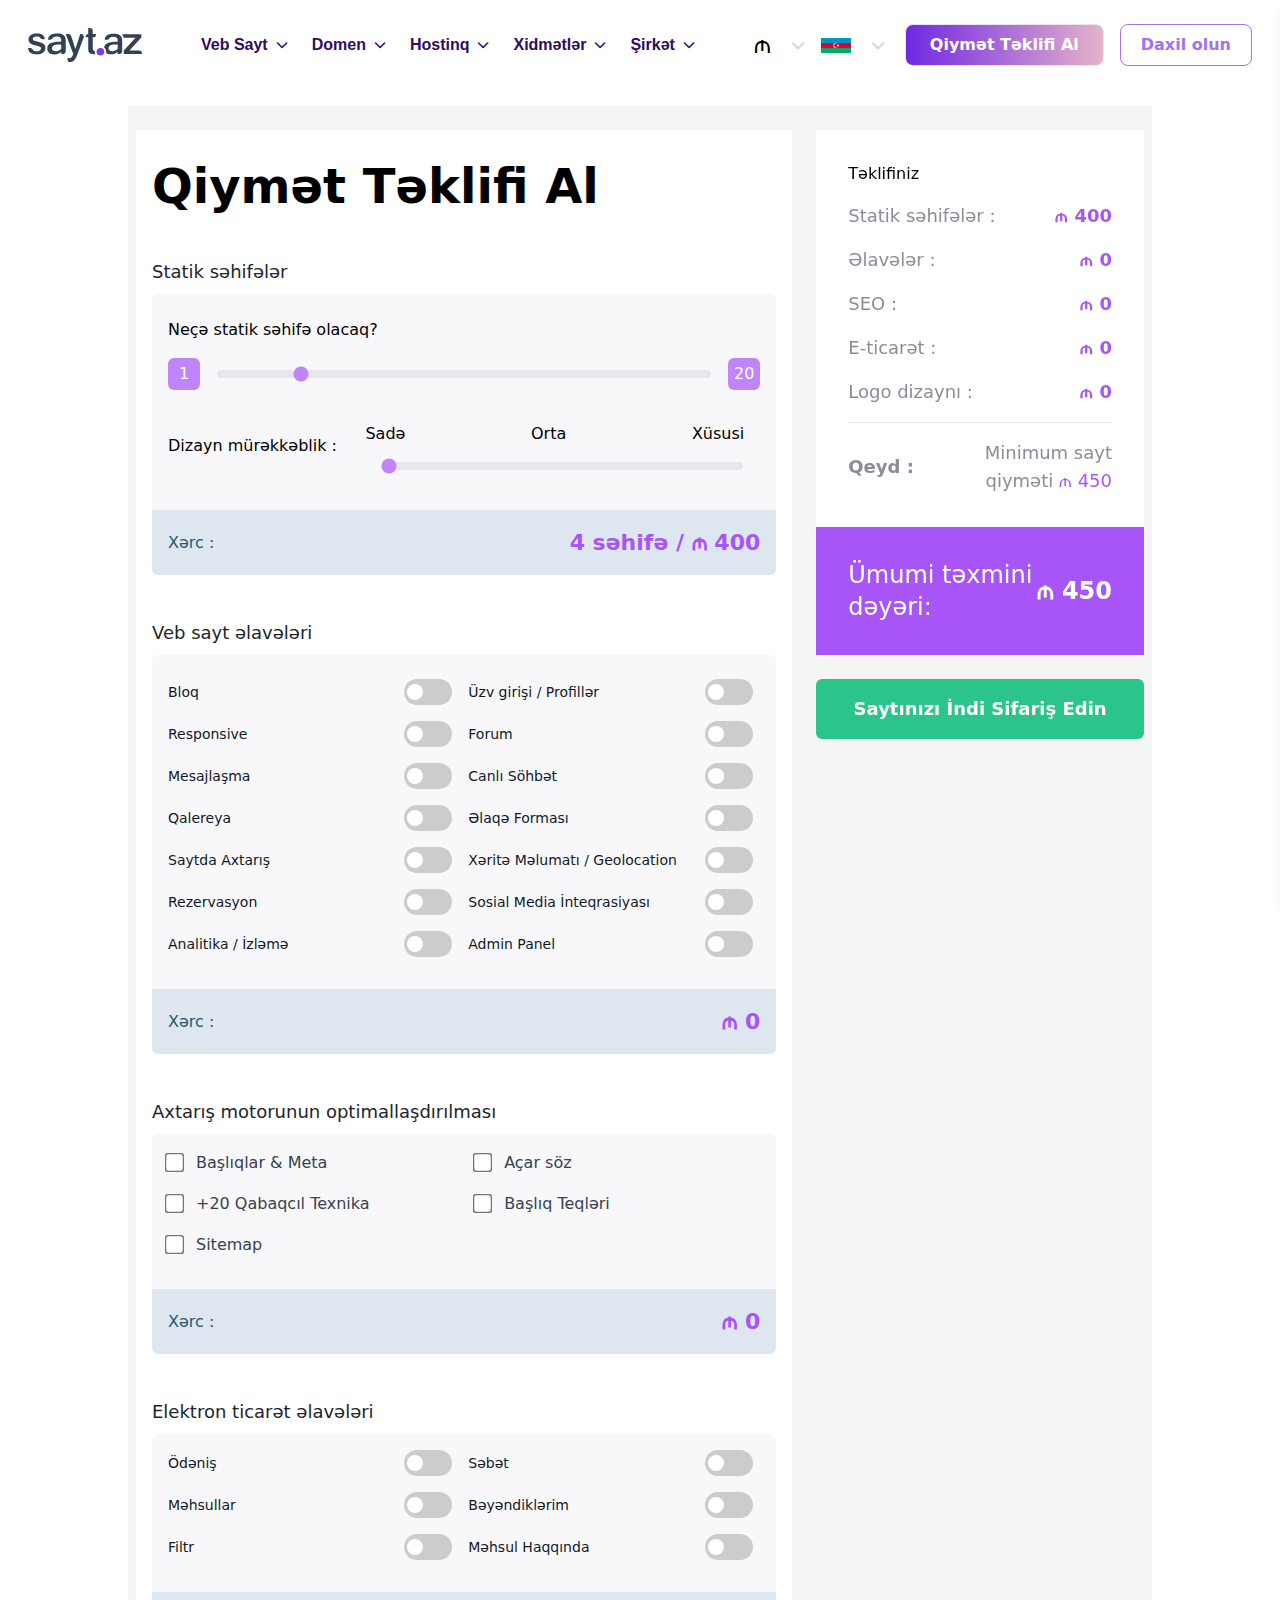
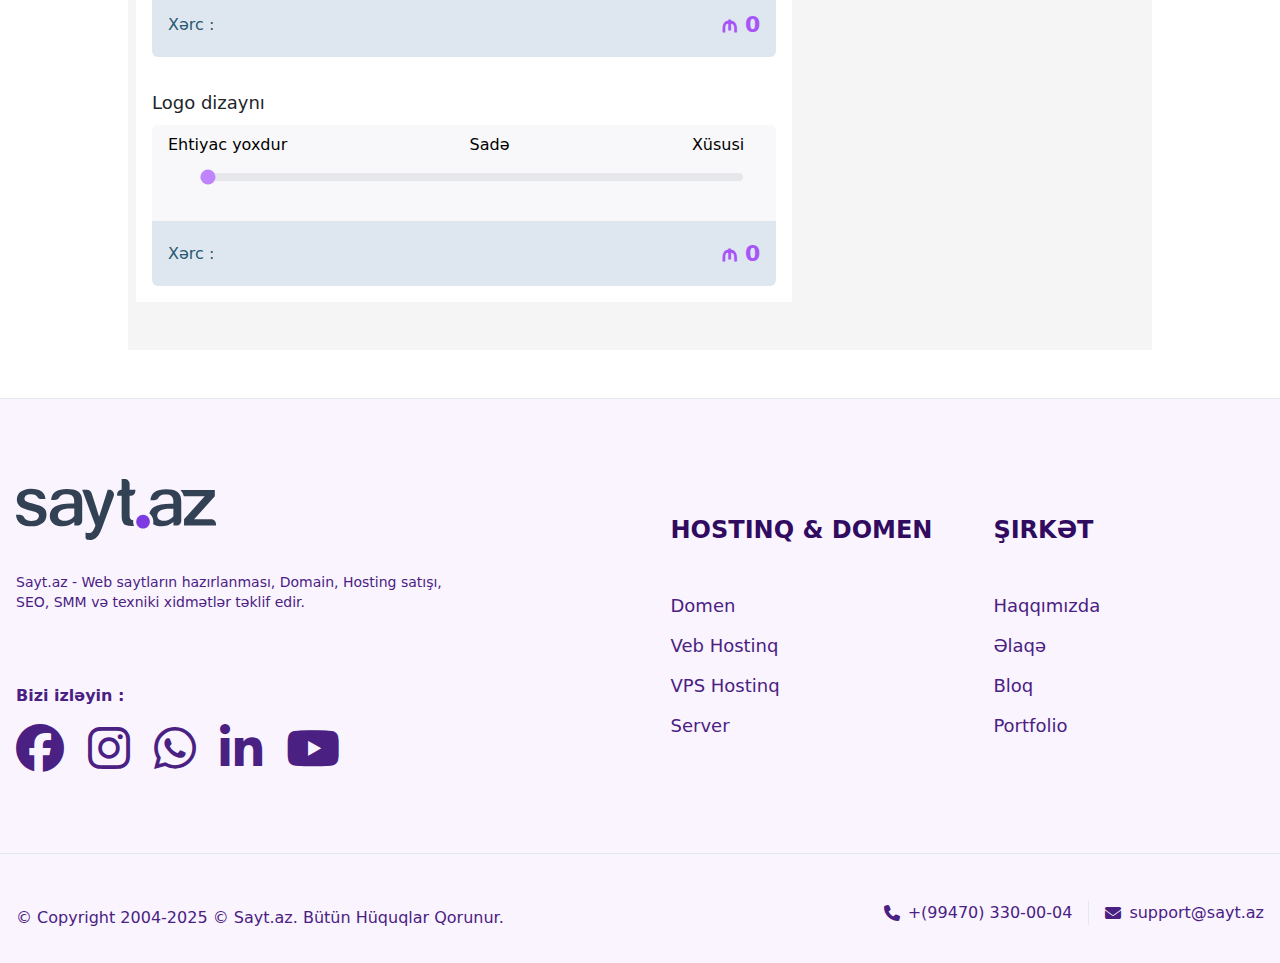
<file: sayt-az-akhmed/calculator.htm>
<!DOCTYPE html>
<html lang="en">

<head>
    <meta charset="UTF-8">
    <meta name="viewport" content="width=device-width, initial-scale=1.0">
    <title>Saytın Qiymətini Hesabla | Sayt Qiymət Kalkulyatoru</title>
    <link rel="shortcun icon" href="img/icon.ico">
    <link rel="stylesheet" href="style/output.css">
    <link rel="stylesheet" href="https://cdnjs.cloudflare.com/ajax/libs/font-awesome/6.7.2/css/all.min.css"
        integrity="sha512-Evv84Mr4kqVGRNSgIGL/F/aIDqQb7xQ2vcrdIwxfjThSH8CSR7PBEakCr51Ck+w+/U6swU2Im1vVX0SVk9ABhg=="
        crossorigin="anonymous" referrerpolicy="no-referrer" />
</head>

<body>
    <header class="bg-white sticky top-0 z-50">
        <nav class="py-[24px] px-[28px] flex justify-between items-center">
            <a href="index.html"><img src="img/saytaz.svg" alt="logo" width="114" height="32"></a>
            <menu id="navbarMenu" class="hidden lg:flex lg:gap-x-6 2xl:gap-x-[60px] items-center">
                <li class="text-[#300B60] font-bold font-manrope text-base cursor-pointer relative">
                    <h2 onclick="showMenu('0')" class="flex items-center hover:text-[#7D3BE2]">
                        <p>Veb Sayt</p>
                        <i class="fa-solid fa-chevron-down text-xs pl-2"></i>
                    </h2>

                    <ul class="hidden">
                        <div class="absolute top-10 left-[-150px] border flex flex-col py-3 rounded-lg min-w-max">
                        </div>
                    </ul>
                </li>
                <li class="text-[#300B60] font-bold font-manrope text-base cursor-pointer relative">
                    <h2 onclick="showMenu('1')" class="flex items-center hover:text-[#7D3BE2]">
                        <p>Domen</p>
                        <i class="fa-solid fa-chevron-down text-xs pl-2"></i>
                    </h2>

                    <ul class="hidden">
                        <div class="absolute top-10 left-[-100px] border flex flex-col py-3 rounded-lg min-w-max">
                        </div>
                    </ul>
                </li>
                <li class="text-[#300B60] font-bold font-manrope text-base cursor-pointer relative">
                    <h2 onclick="showMenu('2')" class="flex items-center hover:text-[#7D3BE2]">
                        <p>Hostinq</p>
                        <i class="fa-solid fa-chevron-down text-xs pl-2"></i>
                    </h2>

                    <ul class="hidden">
                        <div class="absolute top-10 left-[-100px] border flex flex-col py-3 rounded-lg min-w-max">
                        </div>
                    </ul>
                </li>
                <li class="text-[#300B60] font-bold font-manrope text-base cursor-pointer relative">
                    <h2 onclick="showMenu('3')" class="flex items-center hover:text-[#7D3BE2]">
                        <p>Xidmətlər</p>
                        <i class="fa-solid fa-chevron-down text-xs pl-2"></i>
                    </h2>

                    <ul class="hidden">
                        <div class="absolute top-10 left-[-100px] border flex flex-col py-3 rounded-lg min-w-max">
                        </div>
                    </ul>
                </li>
                <li class="text-[#300B60] font-bold font-manrope text-base cursor-pointer relative">
                    <h2 onclick="showMenu('4')" class="flex items-center hover:text-[#7D3BE2]">
                        <p>Şirkət</p>
                        <i class="fa-solid fa-chevron-down text-xs pl-2"></i>
                    </h2>

                    <ul class="hidden">
                        <div class="absolute top-10 left-[-200px] border flex flex-col py-3 rounded-lg min-w-max">
                        </div>
                    </ul>
                </li>
            </menu>
            <div class="flex items-center gap-5">
                <div class="flex items-center gap-4 ml-5 xl:ml-0">
                    <div class="relative currency-container">
                        <div onclick="currencyMenu()" class="flex items-center cursor-pointer">
                            <p id="selectedCurrency" class="text-2xl">₼</p>
                            <i
                                class="fa-solid fa-chevron-down text-sm pl-5 text-gray-300 hover:text-slate-400 transition delay-100 duration-100"></i>
                        </div>
                        <ul id="currencyMenu" class="absolute left-0 mt-2 bg-white border rounded h-16 w-16 hidden">
                            <li onclick="selectCurrency('$')" id="dollar" class="cursor-pointer text-center text-lg">$
                            </li>
                            <li onclick="selectCurrency('₼')" id="manat"
                                class="cursor-pointer mt-[3px] text-center text-lg">₼
                            </li>
                        </ul>
                    </div>
                    <div class="relative language-container">
                        <div onclick="languageMenu()" class="flex items-center cursor-pointer">
                            <img id="selectedLanguage" class="cover" src="img/Flag_of_Azerbaijan.png" alt="flag"
                                width="30" height="40">
                            <i
                                class="fa-solid fa-chevron-down text-sm pl-5 text-gray-300 hover:text-slate-400 transition delay-100 duration-100"></i>
                        </div>
                        <ul id="languageMenu" class="absolute left-0 mt-4 bg-white border rounded h-16 w-16 hidden">
                            <li onclick="selectLanguage('usa')" id="usa"
                                class="cursor-pointer flex items-center justify-center mt-[3px] p-1">
                                <img src="img/usa_flag.webp" alt="flag" width="30" height="40">
                            </li>
                            <li onclick="selectLanguage('az')" id="az"
                                class="cursor-pointer mt-[3px] flex items-center justify-center p-1.5">
                                <img src="img/Flag_of_Azerbaijan.png" alt="flag" width="30" height="40">
                            </li>
                        </ul>
                    </div>
                    <div class="hidden xl:flex pl-1 gap-4">
                        <button id="qiymet"
                            class="border text-white py-2 px-6 rounded-lg text-center font-semibold">Qiymət Təklifi
                            Al</button>
                        <button
                            class="border text-[#A271F2] border-[#A271F2] py-2 px-5 rounded-lg text-center font-semibold">Daxil
                            olun</button>
                    </div>
                </div>
                <div class="xl:hidden">
                    <button onclick="openSidebar()"><i class="fa-solid fa-bars text-lg text-gray-600"></i></button>
                </div>
                <div id="sidebarMenu"
                    class="fixed top-0 right-0 max-w-[400px] w-full h-full bg-white shadow-lg transform translate-x-full transition-transform duration-300 ease-in-out z-50">
                    <button onclick="closeSidebar()" class="absolute top-4 right-4 text-gray-600 text-xl"><i
                            class="fa-solid fa-xmark"></i></button>
                    <menu id="sidebarNavMenu" class="flex flex-col lg:hidden items-start pt-12 px-6 space-y-4">
                        <li class="text-[#300B60] font-bold font-manrope text-base cursor-pointer relative w-full">
                            <h2 onclick="showSidebarMenu('0')"
                                class="flex items-center gap-2 hover:text-[#7D3BE2] py-2">
                                <p>Veb Sayt</p>
                                <i class="fa-solid fa-chevron-down text-xs"></i>
                            </h2>
                            <ul class="hidden w-full">
                                <div class="flex flex-col py-2 w-full">
                                </div>
                            </ul>
                        </li>
                        <li class="text-[#300B60] font-bold font-manrope text-base cursor-pointer relative w-full">
                            <h2 onclick="showSidebarMenu('1')"
                                class="flex items-center gap-2 hover:text-[#7D3BE2] py-2">
                                <p>Domen</p>
                                <i class="fa-solid fa-chevron-down text-xs"></i>
                            </h2>
                            <ul class="hidden w-full">
                                <div class="flex flex-col py-2 w-full">
                                </div>
                            </ul>
                        </li>
                        <li class="text-[#300B60] font-bold font-manrope text-base cursor-pointer relative w-full">
                            <h2 onclick="showSidebarMenu('2')"
                                class="flex items-center gap-2 hover:text-[#7D3BE2] py-2">
                                <p>Hostinq</p>
                                <i class="fa-solid fa-chevron-down text-xs"></i>
                            </h2>
                            <ul class="hidden w-full">
                                <div class="flex flex-col py-2 w-full">
                                </div>
                            </ul>
                        </li>
                        <li class="text-[#300B60] font-bold font-manrope text-base cursor-pointer relative w-full">
                            <h2 onclick="showSidebarMenu('3')"
                                class="flex items-center gap-2 hover:text-[#7D3BE2] py-2">
                                <p>Xidmətlər</p>
                                <i class="fa-solid fa-chevron-down text-xs"></i>
                            </h2>
                            <ul class="hidden w-full">
                                <div class="flex flex-col py-2 w-full">
                                </div>
                            </ul>
                        </li>
                        <li class="text-[#300B60] font-bold font-manrope text-base cursor-pointer relative w-full">
                            <h2 onclick="showSidebarMenu('4')"
                                class="flex items-center gap-2 hover:text-[#7D3BE2] py-2">
                                <p>Şirkət</p>
                                <i class="fa-solid fa-chevron-down text-xs"></i>
                            </h2>
                            <ul class="hidden w-full">
                                <div class="flex flex-col py-2 w-full">
                                </div>
                            </ul>
                        </li>
                    </menu>
                    <div class="mt-8 lg:mt-16 px-6 flex flex-col space-y-3">
                        <button id="qiymet" class="bg-[#A271F2] text-white py-2 px-6 rounded-lg font-semibold">Qiymət
                            Təklifi Al</button>
                        <button class="border border-[#A271F2] text-[#A271F2] py-2 px-5 rounded-lg font-semibold">Daxil
                            olun</button>
                    </div>
                </div>
            </div>
        </nav>
    </header>
    <main class="md:w-4/5 w-full mx-auto mt-4 bg-[#f5f5f5]">
        <div class="flex lmd:flex-row flex-col md:gap-6 gap-2 pb-12 mt-2 px-2 py-6 relative">
            <div class="lmd:w-2/3 w-full bg-white p-4 flex flex-col">
                <h1 class="!text-5xl lmd:text-4xl font-bold mt-4 mb-12">Qiymət Təklifi Al</h1>
                <div>
                    <h3 class="text-[#212529] text-lg font-medium">Statik səhifələr</h3>
                    <div class="bg-[#f8f8fa] mt-2 rounded-md  overflow-hidden flex flex-col gap-4 inps1">
                        <div class="flex flex-col gap-4 mt-4 px-4 py-2">
                            <p>Neçə statik səhifə olacaq?</p>
                            <div class="flex justify-between items-center">
                                <span
                                    class="bg-purple-400 text-white flex xs:w-8 w-6 xs:h-8 h-6 xs:text-base text-sm items-center justify-center rounded-md">1</span>
                                <input type="range"
                                    class="w-10/12 h-2 bg-gray-200 rounded-lg appearance-none cursor-pointer accent-purple-400 outline-none"
                                    min="1" max="20" step="1" value="4" data-price="100" onchange="rangePrice(this)">
                                <span
                                    class="bg-purple-400 text-white flex xs:w-8 w-6 xs:h-8 h-6 xs:text-base text-sm items-center justify-center rounded-md">20</span>
                            </div>
                        </div>
                        <div class="flex xs:flex-row flex-col xs:justify-between xs:items-center gap-x-2 px-4 py-2">
                            <p>Dizayn mürəkkəblik :</p>
                            <div class="flex flex-col justify-center gap-4 xs:w-4/6 w-full xs:mt-0 mt-4">
                                <div
                                    class="flex justify-between items-center text-base xs:gap-x-0 gap-x-4 xs:pr-4 pr-0">
                                    <p>Sadə</p>
                                    <p>Orta</p>
                                    <p>Xüsusi</p>
                                </div>
                                <input type="range"
                                    class="md:ml-4 ml-0 md:w-11/12 w-full h-2 bg-gray-200 rounded-lg appearance-none cursor-pointer accent-purple-400 outline-none"
                                    min="1" max="3" step="1" value="1" onchange="rangePrice()">
                            </div>
                        </div>
                        <div class="flex justify-between items-center mt-4 py-4 px-4 bg-[#4a84bf26]">
                            <h4 class="text-[#285a70]">Xərc :</h4>
                            <h2 class="text-purple-500 sm:text-[22px] font-semibold"> <span id="page">4</span> səhifə /
                                ₼ <span id="pricePage">400</span></h2>
                        </div>
                    </div>
                </div>
                <div class="calcDivs mt-8">
                </div>
                <div class="calcDivs mt-8">
                </div>
                <div class="calcDivs mt-8">
                </div>
                <div>
                    <h3 class="text-[#212529] text-lg font-medium mt-8">Logo dizaynı</h3>
                    <div class="bg-[#f8f8fa] mt-2 rounded-md  overflow-hidden flex flex-col gap-4 inps5">
                        <div class="flex xs:flex-row flex-col xs:justify-between xs:items-center gap-x-2 px-4 py-2">
                            <div class="flex flex-col justify-center gap-4 w-full xs:mt-0 mt-4">
                                <div
                                    class="flex justify-between items-center text-base xs:gap-x-0 gap-x-4 xs:pr-4 pr-0">
                                    <p>Ehtiyac yoxdur</p>
                                    <p>Sadə</p>
                                    <p>Xüsusi</p>
                                </div>
                                <input type="range"
                                    class="lg:ml-8 md:ml-6 ml-0 md:w-11/12 w-full h-2 bg-gray-200 rounded-lg appearance-none cursor-pointer accent-purple-400 outline-none"
                                    min="1" max="3" step="1" value="1" onchange="rangePrice()">
                            </div>
                        </div>
                        <div class="flex justify-between items-center mt-4 py-4 px-4 bg-[#4a84bf26]">
                            <h4 class="text-[#285a70]">Xərc :</h4>
                            <h2 class="text-purple-500 sm:text-[22px] font-semibold">₼ <span id="priceLogo">0</span>
                            </h2>
                        </div>
                    </div>
                </div>
            </div>
            <div class="lmd:w-1/3 w-full h-fit sticky top-0">
                <div class="flex flex-col gap-4 p-8 bg-white">
                    <h4>Təklifiniz</h4>
                    <div class="flex flex-row justify-between items-center">
                        <p class="text-[#8b8b9a] text-lg">Statik səhifələr :</p>
                        <p class="text-purple-500 font-bold text-lg">₼ <span id="pricePage">400</span></p>
                    </div>
                    <div class="flex flex-row justify-between items-center">
                        <p class="text-[#8b8b9a] text-lg">Əlavələr :</p>
                        <p class="text-purple-500 font-bold text-lg">₼ <span id="priceVeb">0</span></p>
                    </div>
                    <div class="flex flex-row justify-between items-center">
                        <p class="text-[#8b8b9a] text-lg">SEO :</p>
                        <p class="text-purple-500 font-bold text-lg">₼ <span id="priceCeo">0</span></p>
                    </div>
                    <div class="flex flex-row justify-between items-center">
                        <p class="text-[#8b8b9a] text-lg">E-ticarət :</p>
                        <p class="text-purple-500 font-bold text-lg">₼ <span id="priceE-Ticaret">0</span></p>
                    </div>
                    <div class="flex flex-row justify-between items-center">
                        <p class="text-[#8b8b9a] text-lg">Logo dizaynı :</p>
                        <p class="text-purple-500 font-bold text-lg">₼ <span id="priceLogo">0</span></p>
                    </div>
                    <hr>
                    <div class="flex flex-row justify-between items-center gap-4 text-[#8b8b9a] text-lg text-right">
                        <p class="font-bold whitespace-nowrap">Qeyd :</p>
                        <p class="text-lg">Minimum sayt qiyməti <span class="text-purple-500 whitespace-nowrap">₼
                                450</span></p>
                    </div>
                </div>
                <div class="bg-purple-500 text-white text-2xl p-8 flex flex-row justify-between items-center">
                    <h2>Ümumi təxmini dəyəri:</h2>
                    <h3 class="font-semibold whitespace-nowrap">₼ <span id="priceTotal">450</span></h3>
                </div>
                <button class="bg-[#2bc48a] w-full text-white text-lg font-bold p-4 rounded-md mt-6">Saytınızı İndi
                    Sifariş Edin</button>
            </div>
        </div>
    </main>
    <footer class="bg-[#FAF4FF] w-full mx-auto border-t-[1px] mt-12 border-slate-200 border-solid text-[#4A2182]">
        <div
            class="px-4 flex-col gap-[30px] lmd:flex-row mx-auto max-w-[1296px] flex lmd:items-center justify-between lg:gap-[61px] lg:py-20 md:py-10 py-6 p-2">
            <div class="pt-[72px] md:pt-0 flex flex-col gap-8 md:items-start lmd:w-1/2">
                <a class="-m-1.5 p-1.5 min-w-[70px]" href="index.html">
                    <img src="img/saytaz.svg" alt="logo" width="200">
                </a>
                <p class="text-base md:text-sm leading-6 max-w-[456px] md:max-h-[130px] mb-10">Sayt.az - Web saytların
                    hazırlanması, Domain, Hosting satışı, SEO, SMM və texniki xidmətlər təklif edir.</p>
                <div>
                    <p class="font-bold mb-4">Bizi izləyin :</p>
                    <div class="flex gap-6">
                        <a href="#" class="text-3xl md:text-5xl"><i class="fa-brands fa-facebook"></i></a>
                        <a href="#" class="text-3xl md:text-5xl"><i class="fa-brands fa-instagram"></i></a>
                        <a href="#" class="text-3xl md:text-5xl"><i class="fa-brands fa-whatsapp"></i></a>
                        <a href="#" class="text-3xl md:text-5xl"><i class="fa-brands fa-linkedin-in"></i></a>
                        <a href="#" class="text-3xl md:text-5xl"><i class="fa-brands fa-youtube"></i></a>
                    </div>
                </div>
            </div>
            <div class="flex-col md:flex-row gap-12 flex lg:gap-[61px] lmd:w-1/2">
                <div>
                    <ul class="flex flex-col gap-4">
                        <li class="mb-0 md:mb-8 text-[#300B60] font-bold sm:text-2xl text-lg uppercase">Hostinq & Domen
                        </li>
                        <li class="text-lg leading-6 font-medium hover:text-[#7D3BE2]">Domen</li>
                        <li class="text-lg leading-6 font-medium hover:text-[#7D3BE2]">Veb Hostinq</li>
                        <li class="text-lg leading-6 font-medium hover:text-[#7D3BE2]">VPS Hostinq</li>
                        <li class="text-lg leading-6 font-medium hover:text-[#7D3BE2]">Server</li>
                    </ul>
                </div>
                <div>
                    <ul class="flex flex-col gap-4">
                        <li class="mb-0 md:mb-8 text-[#300B60] font-bold sm:text-2xl text-lg uppercase">Şirkət</li>
                        <li class="text-lg leading-6 font-medium hover:text-[#7D3BE2]">Haqqımızda</li>
                        <li class="text-lg leading-6 font-medium hover:text-[#7D3BE2]">Əlaqə</li>
                        <li class="text-lg leading-6 font-medium hover:text-[#7D3BE2]">Bloq</li>
                        <li class="text-lg leading-6 font-medium hover:text-[#7D3BE2]">Portfolio</li>
                    </ul>
                </div>
            </div>
        </div>
        <div
            class="flex-col pb-2 md:pb-0 lmd:flex-row-reverse w-full max-w-[1296px] flex justify-between lmd:items-center items-start mx-auto px-4 border-t border-slate-200 lg:pt-[31px] lg:pb-[22px]">
            <div
                class="py-4 flex-col md:flex-row gap-2 text-[16px] flex md:text-base lmd:items-center items-start justify-between md:gap-[16px]">
                <div class="flex gap-[8px] justify-center items-center">
                    <i class="fa-solid fa-phone"></i>
                    <p class="whitespace-nowrap">+(99470) 330-00-04</p>
                </div>
                <div class="hidden md:block min-h-[24px] w-[1px] bg-slate-200"></div>
                <div class="flex gap-[8px] sm:justify-center items-center">
                    <i class="fa-solid fa-envelope"></i>
                    <p>support@sayt.az</p>
                </div>
            </div>
            <p class="border-t border-slate-200 pt-3 mx-auto md:mx-0 md:border-0 md:p-0 w-full leading-5 lg:h-[10px] ">
                © Copyright 2004-2025 © Sayt.az. Bütün Hüquqlar Qorunur.
            </p>
        </div>
    </footer>
    <script src="script/data.js"></script>
    <script>
        let calcDivs = document.querySelectorAll(".calcDivs");

        function printDivs() {
            Object.keys(pricesData).forEach((category, i) => {
                if (i === 0) {
                    calcDivs[0].innerHTML += `<h2 class="text-[#212529] text-lg font-medium mt-3">${category}</h2>
                                            <div class="addOnsPage bg-[#f8f8fa] mt-2 rounded-md  overflow-hidden">
                                                <div id="veb" class="flex flex-wrap gap-4 p-4 mt-2 inps2">

                                                </div>
                                                <div class="flex justify-between items-center mt-4 py-4 px-4 bg-[#4a84bf26]">
                                                    <h4 class="text-[#285a70]">Xərc :</h4>
                                                    <h2 class="text-purple-500 sm:text-[22px] font-semibold">₼ <span id="priceVeb">0</span></h2>
                                                </div>
                                            </div>
                                            `;
                    pricesData[category].forEach(item => {
                        document.getElementById("veb").innerHTML += `
                            <div name="toggleDiv" class="relative items-center gap-x-2 w-full lg:w-[48%] flex cursor-pointer justify-between" onclick="toggleCheckbox(this)">
                                <h4 class="text-sm font-medium text-gray-900 w-3/4">${item.title}</h4>
                                <label for="toggleDiv" class="switch">
                                    <input class="toggl" type="checkbox" name="${item.title}" data-category="${category}" data-price="${item.price}">
                                    <span class="slider round"></span>
                                </label>
                            </div>
                        `;

                    });
                }
                else if (i == 1) {
                    calcDivs[1].innerHTML += `<h2 class="text-[#212529] text-lg font-medium mt-3">${category}</h2>
                                            <div class="addOnsPage bg-[#f8f8fa] mt-2 rounded-md  overflow-hidden">
                                                <div id="optimal" class="grid xs:grid-cols-2 grid-cols-1 gap-x-6 gap-y-4 py-4 px-4 inps3">

                                                </div>
                                                <div class="flex justify-between items-center mt-4 py-4 px-4 bg-[#4a84bf26]">
                                                    <h4 class="text-[#285a70]">Xərc :</h4>
                                                    <h2 class="text-purple-500 sm:text-[22px] font-semibold">₼ <span id="priceCeo">0</span></h2>
                                                </div>
                                            </div>
                                            `;
                    pricesData[category].forEach(item => {
                        document.getElementById("optimal").innerHTML += `
                            <div onclick="CheckBox()" class="inline-flex items-center">
                                <label for="${item.title}" class="relative flex items-center mr-2 rounded-full cursor-pointer h-5 w-5">
                                    <input type="checkbox" class="cursor-pointer scale-150" id="${item.title}" name="${item.title}" data-category="${category}" data-price="${item.price}"> 
                                </label>
                                <label for="${item.title}" class="mt-px text-base text-gray-700 cursor-pointer select-none">${item.title}</label>
                            </div>
                        `;

                    });
                }
                else if (i == 2) {
                    calcDivs[2].innerHTML += `<h2 class="text-[#212529] text-lg font-medium mt-3">${category}</h2>
                                            <div class="addOnsPage bg-[#f8f8fa] mt-2 rounded-md  overflow-hidden">
                                                <div id="elave" class="flex flex-wrap gap-4 p-4 inps4">

                                                </div>
                                                <div class="flex justify-between items-center mt-4 py-4 px-4 bg-[#4a84bf26]">
                                                    <h4 class="text-[#285a70]">Xərc :</h4>
                                                    <h2 class="text-purple-500 sm:text-[22px] font-semibold">₼ <span id="priceE-Ticaret">0</span></h2>
                                                </div>
                                            </div>
                                            `;
                    pricesData[category].forEach(item => {
                        document.getElementById("elave").innerHTML += `
                            <div name="toggleDiv" class="relative items-center gap-x-2 w-full lg:w-[48%] flex cursor-pointer justify-between" onclick="toggleCheckbox(this)">
                                <h4 class="text-sm font-medium text-gray-900 w-3/4">${item.title}</h4>
                                <label for="toggleDiv" class="switch">
                                    <input class="toggl" type="checkbox" name="${item.title}" data-category="${category}" data-price="${item.price}">
                                    <span class="slider round"></span>
                                </label>
                            </div>
                        `;

                    });
                }
            });
        }
        printDivs();

        function toggleCheckbox(element) {
            let checkbox = element.querySelector("input")
            if (checkbox) {
                checkbox.checked = !checkbox.checked
            }

            let price2 = 0;
            let price3 = 0;
            let price4 = 0;

            let input2 = document.querySelectorAll(".inps2 input")
            let input4 = document.querySelectorAll(".inps4 input")

            input2.forEach(input => {
                price2 += input.checked ? +input.dataset.price : 0
            });
            input4.forEach(input => {
                price4 += input.checked ? +input.dataset.price : 0
            });
            document.querySelectorAll("#priceVeb").forEach(item => {
                item.innerHTML = price2
            })
            document.querySelectorAll("#priceE-Ticaret").forEach(item => {
                item.innerHTML = price4
            })
            priceTotal()

        }
        function CheckBox() {
            let price3 = 0
            let input3 = document.querySelectorAll(".inps3 input")

            input3.forEach(input => {
                price3 += input.checked ? +input.dataset.price : 0
            });

            document.querySelectorAll("#priceCeo").forEach(item => {
                item.innerHTML = price3
            })
            priceTotal()

        }
        function rangePrice() {
            let price1 = 0
            let price5 = 0
            let input1 = document.querySelectorAll(".inps1 input")
            let input5 = document.querySelectorAll(".inps5 input")
            price1 += +input1[0].value * +input1[0].dataset.price
            price1 *= +input1[1].value
            price5 += (+input5[0].value - 1) * 100
            document.getElementById("page").innerHTML = +input1[0].value
            document.querySelectorAll("#pricePage").forEach(item => {
                item.innerHTML = price1
            })
            document.querySelectorAll("#priceLogo").forEach(item => {
                item.innerHTML = price5
            })
            priceTotal()

        }
        function priceTotal() {
            let priceAll = +document.getElementById("priceVeb").innerHTML + +document.getElementById("priceCeo").innerHTML + +document.getElementById("priceE-Ticaret").innerHTML + +document.getElementById("priceLogo").innerHTML + +document.getElementById("pricePage").innerHTML
            document.getElementById("priceTotal").innerHTML = priceAll >= 450 ? priceAll : 450
        }

        const menuDivs = document.querySelectorAll('#navbarMenu div')
        const menuUl = document.querySelectorAll('#navbarMenu ul')

        function scrollToSection() {
            window.scrollTo({
                top: window.innerHeight,
                behavior: "smooth"
            });
        }
        function showMenu(arg) {
            document.getElementById("currencyMenu").classList.add("hidden")
            document.getElementById("languageMenu").classList.add("hidden")
            if (menuUl[arg].classList.contains("hidden")) {
                menuUl.forEach((ul, i) => {
                    if (i !== arg) ul.classList.add("hidden")
                });
                menuDivs.forEach((div, i) => {
                    if (i !== arg) div.innerHTML = ""
                });
                menuData[arg].forEach(item => {
                    menuDivs[arg].innerHTML += `
                    <a href="${item.title === 'Sayt Kalkulyatoru' ? 'calc.html' : '#'}">
                        <div onclick="navMenu()" class="flex flex-row gap-4 hover:bg-slate-50 px-8 py-3 bg-white">
                            <div class="p-3 bg-blue-100 rounded-lg max-w-[52px] max-h-[52px]">
                                <img src="${item.url}" alt="photo" width="28" height="28">
                            </div>
                            <div>
                                <h2 class="text-slate-900 font-medium text-base">${item.title}</h2>
                                <p class="text-slate-500 md:text-sm text-xs">${item.description}</p>
                            </div>
                        </div>
                    </a> 
                    `})

                menuUl[arg].classList.remove("hidden")
            } else {
                menuDivs[arg].innerHTML = ""
                menuUl[arg].classList.add("hidden")
            }
        }
        document.addEventListener("click", function (event) {
            if (!event.target.closest("#navbarMenu li") && !event.target.closest("#navbarMenu ul")) {
                closeNavMenus()
            }
        });
        document.addEventListener("click", function (event) {
            const currencyContainer = event.target.closest(".currency-container")
            const languageContainer = event.target.closest(".language-container")

            if (!currencyContainer) {
                document.getElementById("currencyMenu").classList.add("hidden")
            }

            if (!languageContainer) {
                document.getElementById("languageMenu").classList.add("hidden")
            }
        });
        function navMenu() {
            closeNavMenus()
        }
        function currencyMenu() {
            const currencyMenu = document.getElementById("currencyMenu")
            const languageMenu = document.getElementById("languageMenu")
            languageMenu.classList.add("hidden")
            currencyMenu.classList.toggle("hidden")
            closeNavMenus()
            if (document.getElementById("selectedCurrency").innerHTML == "₼") {
                document.getElementById("manat").classList.add("bg-gray-100")
                document.getElementById("dollar").classList.remove("bg-gray-100")
            }
            else {
                document.getElementById("dollar").classList.add("bg-gray-100")
                document.getElementById("manat").classList.remove("bg-gray-100")
            }
        }

        function selectCurrency(currency) {
            document.getElementById("selectedCurrency").innerText = currency
            document.getElementById("currencyMenu").classList.add("hidden")
        }
        function languageMenu() {
            const languageMenu = document.getElementById("languageMenu")
            const currencyMenu = document.getElementById("currencyMenu")
            currencyMenu.classList.add("hidden")
            languageMenu.classList.toggle("hidden")
            closeNavMenus()
            if (document.getElementById("selectedLanguage").src == document.querySelector("#az img").src) {
                document.getElementById("az").classList.add("bg-gray-100")
                document.getElementById("usa").classList.remove("bg-gray-100")
            }
            else {
                document.getElementById("usa").classList.add("bg-gray-100")
                document.getElementById("az").classList.remove("bg-gray-100")
            }
        }

        function selectLanguage(lang) {
            document.getElementById("selectedLanguage").src = document.querySelector(`#${lang} img`).src
            document.getElementById("languageMenu").classList.add("hidden")
        }
        function closeNavMenus() {
            menuDivs.forEach(div => div.innerHTML = "")
            menuUl.forEach(ul => ul.classList.add("hidden"));
        }
        function openSidebar() {
            document.getElementById("sidebarMenu").classList.remove("translate-x-full")
        }
        function closeSidebar() {
            document.getElementById("sidebarMenu").classList.add("translate-x-full")
        }
        const sidebarMenuDivs = document.querySelectorAll('#sidebarNavMenu div')
        const sidebarMenuUl = document.querySelectorAll('#sidebarNavMenu ul')

        function showSidebarMenu(arg) {
            if (sidebarMenuUl[arg].classList.contains("hidden")) {
                sidebarMenuUl.forEach((ul, i) => {
                    if (i !== arg) ul.classList.add("hidden")
                });
                sidebarMenuDivs.forEach((div, i) => {
                    if (i !== arg) div.innerHTML = ""
                });
                menuData[arg].forEach(item => {
                    sidebarMenuDivs[arg].innerHTML += `
                <a href="${item.title == 'Sayt Kalkulyatoru' ? 'calc.html' : '#'}">
                    <div onclick="closeSidebar()" class="flex flex-row gap-4 hover:bg-slate-50 px-4 py-3 bg-white">
                        <div class="p-2 bg-blue-100 rounded-lg max-w-[40px] max-h-[40px]">
                            <img src="${item.url}" alt="photo" width="20" height="20">
                        </div>
                        <div>
                            <h2 class="text-slate-900 font-medium text-base">${item.title}</h2>
                            <p class="text-slate-500 text-sm">${item.description}</p>
                        </div>
                    </div>
                </a> 
                `});

                sidebarMenuUl[arg].classList.remove("hidden")
            } else {
                sidebarMenuDivs[arg].innerHTML = ""
                sidebarMenuUl[arg].classList.add("hidden")
            }
        }
        document.addEventListener("click", function (event) {
            const sidebarMenu = document.getElementById("sidebarMenu")
            const hamburgerButton = event.target.closest("button[onclick='openSidebar()']")

            if (!event.target.closest("#sidebarMenu") && !hamburgerButton &&
                !sidebarMenu.classList.contains("translate-x-full")) {
                closeSidebar();
            }
        })
    </script>
</body>

</html>
</file>
<file: sayt-az-akhmed/style/output.css>
/*
! tailwindcss v3.3.1 | MIT License | https://tailwindcss.com
*/

/*
1. Prevent padding and border from affecting element width. (https://github.com/mozdevs/cssremedy/issues/4)
2. Allow adding a border to an element by just adding a border-width. (https://github.com/tailwindcss/tailwindcss/pull/116)
*/

*,
::before,
::after {
  box-sizing: border-box;
  /* 1 */
  border-width: 0;
  /* 2 */
  border-style: solid;
  /* 2 */
  border-color: #e5e7eb;
  /* 2 */
}

::before,
::after {
  --tw-content: "";
}

/*
1. Use a consistent sensible line-height in all browsers.
2. Prevent adjustments of font size after orientation changes in iOS.
3. Use a more readable tab size.
4. Use the user's configured `sans` font-family by default.
5. Use the user's configured `sans` font-feature-settings by default.
6. Use the user's configured `sans` font-variation-settings by default.
*/

html {
  line-height: 1.5;
  /* 1 */
  -webkit-text-size-adjust: 100%;
  /* 2 */
  -moz-tab-size: 4;
  /* 3 */
  -o-tab-size: 4;
  tab-size: 4;
  /* 3 */
  font-family: ui-sans-serif, system-ui, -apple-system, BlinkMacSystemFont,
    "Segoe UI", Roboto, "Helvetica Neue", Arial, "Noto Sans", sans-serif,
    "Apple Color Emoji", "Segoe UI Emoji", "Segoe UI Symbol", "Noto Color Emoji";
  /* 4 */
  font-feature-settings: normal;
  /* 5 */
  font-variation-settings: normal;
  /* 6 */
}

/*
1. Remove the margin in all browsers.
2. Inherit line-height from `html` so users can set them as a class directly on the `html` element.
*/

body {
  margin: 0;
  /* 1 */
  line-height: inherit;
  /* 2 */
}

/*
1. Add the correct height in Firefox.
2. Correct the inheritance of border color in Firefox. (https://bugzilla.mozilla.org/show_bug.cgi?id=190655)
3. Ensure horizontal rules are visible by default.
*/

hr {
  height: 0;
  /* 1 */
  color: inherit;
  /* 2 */
  border-top-width: 1px;
  /* 3 */
}

/*
Add the correct text decoration in Chrome, Edge, and Safari.
*/

abbr:where([title]) {
  -webkit-text-decoration: underline dotted;
  text-decoration: underline dotted;
}

/*
Remove the default font size and weight for headings.
*/

h1,
h2,
h3,
h4,
h5,
h6 {
  font-size: inherit;
  font-weight: inherit;
}

/*
Reset links to optimize for opt-in styling instead of opt-out.
*/

a {
  color: inherit;
  text-decoration: inherit;
}

/*
Add the correct font weight in Edge and Safari.
*/

b,
strong {
  font-weight: bolder;
}

/*
1. Use the user's configured `mono` font family by default.
2. Correct the odd `em` font sizing in all browsers.
*/

code,
kbd,
samp,
pre {
  font-family: ui-monospace, SFMono-Regular, Menlo, Monaco, Consolas,
    "Liberation Mono", "Courier New", monospace;
  /* 1 */
  font-size: 1em;
  /* 2 */
}

/*
Add the correct font size in all browsers.
*/

small {
  font-size: 80%;
}

/*
Prevent `sub` and `sup` elements from affecting the line height in all browsers.
*/

sub,
sup {
  font-size: 75%;
  line-height: 0;
  position: relative;
  vertical-align: baseline;
}

sub {
  bottom: -0.25em;
}

sup {
  top: -0.5em;
}

/*
1. Remove text indentation from table contents in Chrome and Safari. (https://bugs.chromium.org/p/chromium/issues/detail?id=999088, https://bugs.webkit.org/show_bug.cgi?id=201297)
2. Correct table border color inheritance in all Chrome and Safari. (https://bugs.chromium.org/p/chromium/issues/detail?id=935729, https://bugs.webkit.org/show_bug.cgi?id=195016)
3. Remove gaps between table borders by default.
*/

table {
  text-indent: 0;
  /* 1 */
  border-color: inherit;
  /* 2 */
  border-collapse: collapse;
  /* 3 */
}

/*
1. Change the font styles in all browsers.
2. Remove the margin in Firefox and Safari.
3. Remove default padding in all browsers.
*/

button,
input,
optgroup,
select,
textarea {
  font-family: inherit;
  /* 1 */
  font-size: 100%;
  /* 1 */
  font-weight: inherit;
  /* 1 */
  line-height: inherit;
  /* 1 */
  color: inherit;
  /* 1 */
  margin: 0;
  /* 2 */
  padding: 0;
  /* 3 */
}

/*
Remove the inheritance of text transform in Edge and Firefox.
*/

button,
select {
  text-transform: none;
}

/*
1. Correct the inability to style clickable types in iOS and Safari.
2. Remove default button styles.
*/

button,
[type="button"],
[type="reset"],
[type="submit"] {
  -webkit-appearance: button;
  /* 1 */
  background-color: transparent;
  /* 2 */
  background-image: none;
  /* 2 */
}

/*
Use the modern Firefox focus style for all focusable elements.
*/

:-moz-focusring {
  outline: auto;
}

/*
Remove the additional `:invalid` styles in Firefox. (https://github.com/mozilla/gecko-dev/blob/2f9eacd9d3d995c937b4251a5557d95d494c9be1/layout/style/res/forms.css#L728-L737)
*/

:-moz-ui-invalid {
  box-shadow: none;
}

/*
Add the correct vertical alignment in Chrome and Firefox.
*/

progress {
  vertical-align: baseline;
}

/*
Correct the cursor style of increment and decrement buttons in Safari.
*/

::-webkit-inner-spin-button,
::-webkit-outer-spin-button {
  height: auto;
}

/*
1. Correct the odd appearance in Chrome and Safari.
2. Correct the outline style in Safari.
*/

[type="search"] {
  -webkit-appearance: textfield;
  /* 1 */
  outline-offset: -2px;
  /* 2 */
}

/*
Remove the inner padding in Chrome and Safari on macOS.
*/

::-webkit-search-decoration {
  -webkit-appearance: none;
}

/*
1. Correct the inability to style clickable types in iOS and Safari.
2. Change font properties to `inherit` in Safari.
*/

::-webkit-file-upload-button {
  -webkit-appearance: button;
  /* 1 */
  font: inherit;
  /* 2 */
}

/*
Add the correct display in Chrome and Safari.
*/

summary {
  display: list-item;
}

/*
Removes the default spacing and border for appropriate elements.
*/

blockquote,
dl,
dd,
h1,
h2,
h3,
h4,
h5,
h6,
hr,
figure,
p,
pre {
  margin: 0;
}

fieldset {
  margin: 0;
  padding: 0;
}

legend {
  padding: 0;
}

ol,
ul,
menu {
  list-style: none;
  margin: 0;
  padding: 0;
}

/*
Prevent resizing textareas horizontally by default.
*/

textarea {
  resize: vertical;
}

/*
1. Reset the default placeholder opacity in Firefox. (https://github.com/tailwindlabs/tailwindcss/issues/3300)
2. Set the default placeholder color to the user's configured gray 400 color.
*/

input::-moz-placeholder,
textarea::-moz-placeholder {
  opacity: 1;
  /* 1 */
  color: #9ca3af;
  /* 2 */
}

input::placeholder,
textarea::placeholder {
  opacity: 1;
  /* 1 */
  color: #9ca3af;
  /* 2 */
}

/*
Set the default cursor for buttons.
*/

button,
[role="button"] {
  cursor: pointer;
}

/*
Make sure disabled buttons don't get the pointer cursor.
*/

:disabled {
  cursor: default;
}

/*
1. Make replaced elements `display: block` by default. (https://github.com/mozdevs/cssremedy/issues/14)
2. Add `vertical-align: middle` to align replaced elements more sensibly by default. (https://github.com/jensimmons/cssremedy/issues/14#issuecomment-634934210)
   This can trigger a poorly considered lint error in some tools but is included by design.
*/

img,
svg,
video,
canvas,
audio,
iframe,
embed,
object {
  display: block;
  /* 1 */
  vertical-align: middle;
  /* 2 */
}

/*
Constrain images and videos to the parent width and preserve their intrinsic aspect ratio. (https://github.com/mozdevs/cssremedy/issues/14)
*/

img,
video {
  max-width: 100%;
  height: auto;
}

/* Make elements with the HTML hidden attribute stay hidden by default */

[hidden] {
  display: none;
}

*,
::before,
::after {
  --tw-border-spacing-x: 0;
  --tw-border-spacing-y: 0;
  --tw-translate-x: 0;
  --tw-translate-y: 0;
  --tw-rotate: 0;
  --tw-skew-x: 0;
  --tw-skew-y: 0;
  --tw-scale-x: 1;
  --tw-scale-y: 1;
  --tw-pan-x: ;
  --tw-pan-y: ;
  --tw-pinch-zoom: ;
  --tw-scroll-snap-strictness: proximity;
  --tw-ordinal: ;
  --tw-slashed-zero: ;
  --tw-numeric-figure: ;
  --tw-numeric-spacing: ;
  --tw-numeric-fraction: ;
  --tw-ring-inset: ;
  --tw-ring-offset-width: 0px;
  --tw-ring-offset-color: #fff;
  --tw-ring-color: rgb(59 130 246 / 0.5);
  --tw-ring-offset-shadow: 0 0 #0000;
  --tw-ring-shadow: 0 0 #0000;
  --tw-shadow: 0 0 #0000;
  --tw-shadow-colored: 0 0 #0000;
  --tw-blur: ;
  --tw-brightness: ;
  --tw-contrast: ;
  --tw-grayscale: ;
  --tw-hue-rotate: ;
  --tw-invert: ;
  --tw-saturate: ;
  --tw-sepia: ;
  --tw-drop-shadow: ;
  --tw-backdrop-blur: ;
  --tw-backdrop-brightness: ;
  --tw-backdrop-contrast: ;
  --tw-backdrop-grayscale: ;
  --tw-backdrop-hue-rotate: ;
  --tw-backdrop-invert: ;
  --tw-backdrop-opacity: ;
  --tw-backdrop-saturate: ;
  --tw-backdrop-sepia: ;
}

::backdrop {
  --tw-border-spacing-x: 0;
  --tw-border-spacing-y: 0;
  --tw-translate-x: 0;
  --tw-translate-y: 0;
  --tw-rotate: 0;
  --tw-skew-x: 0;
  --tw-skew-y: 0;
  --tw-scale-x: 1;
  --tw-scale-y: 1;
  --tw-pan-x: ;
  --tw-pan-y: ;
  --tw-pinch-zoom: ;
  --tw-scroll-snap-strictness: proximity;
  --tw-ordinal: ;
  --tw-slashed-zero: ;
  --tw-numeric-figure: ;
  --tw-numeric-spacing: ;
  --tw-numeric-fraction: ;
  --tw-ring-inset: ;
  --tw-ring-offset-width: 0px;
  --tw-ring-offset-color: #fff;
  --tw-ring-color: rgb(59 130 246 / 0.5);
  --tw-ring-offset-shadow: 0 0 #0000;
  --tw-ring-shadow: 0 0 #0000;
  --tw-shadow: 0 0 #0000;
  --tw-shadow-colored: 0 0 #0000;
  --tw-blur: ;
  --tw-brightness: ;
  --tw-contrast: ;
  --tw-grayscale: ;
  --tw-hue-rotate: ;
  --tw-invert: ;
  --tw-saturate: ;
  --tw-sepia: ;
  --tw-drop-shadow: ;
  --tw-backdrop-blur: ;
  --tw-backdrop-brightness: ;
  --tw-backdrop-contrast: ;
  --tw-backdrop-grayscale: ;
  --tw-backdrop-hue-rotate: ;
  --tw-backdrop-invert: ;
  --tw-backdrop-opacity: ;
  --tw-backdrop-saturate: ;
  --tw-backdrop-sepia: ;
}

.container {
  width: 100%;
}

@media (min-width: 340px) {
  .container {
    max-width: 340px;
  }
}

@media (min-width: 390px) {
  .container {
    max-width: 390px;
  }
}

@media (min-width: 550px) {
  .container {
    max-width: 550px;
  }
}

@media (min-width: 768px) {
  .container {
    max-width: 768px;
  }
}

@media (min-width: 840px) {
  .container {
    max-width: 840px;
  }
}

@media (min-width: 968px) {
  .container {
    max-width: 968px;
  }
}

@media (min-width: 1024px) {
  .container {
    max-width: 1024px;
  }
}

@media (min-width: 1280px) {
  .container {
    max-width: 1280px;
  }
}

@media (min-width: 1536px) {
  .container {
    max-width: 1536px;
  }
}

.fixed {
  position: fixed;
}

.absolute {
  position: absolute;
}

.relative {
  position: relative;
}

.sticky {
  position: sticky;
}

.-left-10 {
  left: -2.5rem;
}

.-left-\[14px\] {
  left: -14px;
}

.-top-4 {
  top: -1rem;
}

.bottom-0 {
  bottom: 0px;
}

.bottom-10 {
  bottom: 2.5rem;
}

.left-0 {
  left: 0px;
}

.left-2 {
  left: 0.5rem;
}

.left-\[-100px\] {
  left: -100px;
}

.left-\[-150px\] {
  left: -150px;
}

.left-\[-200px\] {
  left: -200px;
}

.left-\[50\%\] {
  left: 50%;
}

.right-0 {
  right: 0px;
}

.right-4 {
  right: 1rem;
}

.top-0 {
  top: 0px;
}

.top-1\/2 {
  top: 50%;
}

.top-10 {
  top: 2.5rem;
}

.top-2 {
  top: 0.5rem;
}

.top-4 {
  top: 1rem;
}

.top-96 {
  top: 24rem;
}

.top-\[50\%\] {
  top: 50%;
}

.-z-10 {
  z-index: -10;
}

.z-0 {
  z-index: 0;
}

.z-10 {
  z-index: 10;
}

.z-50 {
  z-index: 50;
}

.-m-1 {
  margin: -0.25rem;
}

.-m-1\.5 {
  margin: -0.375rem;
}

.m-1 {
  margin: 0.25rem;
}

.mx-1 {
  margin-left: 0.25rem;
  margin-right: 0.25rem;
}

.mx-3 {
  margin-left: 0.75rem;
  margin-right: 0.75rem;
}

.mx-5 {
  margin-left: 1.25rem;
  margin-right: 1.25rem;
}

.mx-auto {
  margin-left: auto;
  margin-right: auto;
}

.my-7 {
  margin-top: 1.75rem;
  margin-bottom: 1.75rem;
}

.mb-0 {
  margin-bottom: 0px;
}

.mb-10 {
  margin-bottom: 2.5rem;
}

.mb-12 {
  margin-bottom: 3rem;
}

.mb-2 {
  margin-bottom: 0.5rem;
}

.mb-20 {
  margin-bottom: 5rem;
}

.mb-3 {
  margin-bottom: 0.75rem;
}

.mb-4 {
  margin-bottom: 1rem;
}

.mb-8 {
  margin-bottom: 2rem;
}

.mb-\[100px\] {
  margin-bottom: 100px;
}

.ml-0 {
  margin-left: 0px;
}

.ml-1 {
  margin-left: 0.25rem;
}

.ml-2 {
  margin-left: 0.5rem;
}

.ml-5 {
  margin-left: 1.25rem;
}

.mr-2 {
  margin-right: 0.5rem;
}

.mt-0 {
  margin-top: 0px;
}

.mt-1 {
  margin-top: 0.25rem;
}

.mt-10 {
  margin-top: 2.5rem;
}

.mt-12 {
  margin-top: 3rem;
}

.mt-2 {
  margin-top: 0.5rem;
}

.mt-3 {
  margin-top: 0.75rem;
}

.mt-4 {
  margin-top: 1rem;
}

.mt-5 {
  margin-top: 1.25rem;
}

.mt-6 {
  margin-top: 1.5rem;
}

.mt-8 {
  margin-top: 2rem;
}

.mt-\[1px\] {
  margin-top: 1px;
}

.mt-\[3px\] {
  margin-top: 3px;
}

.mt-\[4px\] {
  margin-top: 4px;
}

.mt-px {
  margin-top: 1px;
}

.line-clamp-2 {
  overflow: hidden;
  display: -webkit-box;
  -webkit-box-orient: vertical;
  -webkit-line-clamp: 2;
}

.block {
  display: block;
}

.flex {
  display: flex;
}

.inline-flex {
  display: inline-flex;
}

.grid {
  display: grid;
}

.hidden {
  display: none;
}

.aspect-\[3\/2\] {
  aspect-ratio: 3/2;
}

.aspect-video {
  aspect-ratio: 16 / 9;
}

.h-10 {
  height: 2.5rem;
}

.h-14 {
  height: 3.5rem;
}

.h-16 {
  height: 4rem;
}

.h-2 {
  height: 0.5rem;
}

.h-4 {
  height: 1rem;
}

.h-5 {
  height: 1.25rem;
}

.h-6 {
  height: 1.5rem;
}

.h-8 {
  height: 2rem;
}

.h-\[120px\] {
  height: 120px;
}

.h-\[200px\] {
  height: 200px;
}

.h-\[280px\] {
  height: 280px;
}

.h-\[2px\] {
  height: 2px;
}

.h-\[40px\] {
  height: 40px;
}

.h-\[50px\] {
  height: 50px;
}

.h-fit {
  height: -moz-fit-content;
  height: fit-content;
}

.h-full {
  height: 100%;
}

.h-\[70px\] {
  height: 70px;
}

.max-h-\[100vh\] {
  max-height: 100vh;
}

.max-h-\[14px\] {
  max-height: 14px;
}

.max-h-\[40px\] {
  max-height: 40px;
}

.max-h-\[52px\] {
  max-height: 52px;
}

.min-h-\[130px\] {
  min-height: 130px;
}

.min-h-\[24px\] {
  min-height: 24px;
}

.min-h-\[56px\] {
  min-height: 56px;
}

.w-1\/2 {
  width: 50%;
}

.w-10 {
  width: 2.5rem;
}

.w-10\/12 {
  width: 83.333333%;
}

.w-16 {
  width: 4rem;
}

.w-20 {
  width: 5rem;
}

.w-3\/4 {
  width: 75%;
}

.w-4 {
  width: 1rem;
}

.w-5 {
  width: 1.25rem;
}

.w-6 {
  width: 1.5rem;
}

.w-8 {
  width: 2rem;
}

.w-\[120\%\] {
  width: 120%;
}

.w-\[150px\] {
  width: 150px;
}

.w-\[1px\] {
  width: 1px;
}

.w-\[2000px\] {
  width: 2000px;
}

.w-\[33\%\] {
  width: 33%;
}

.w-\[90\%\] {
  width: 90%;
}

.w-fit {
  width: -moz-fit-content;
  width: fit-content;
}

.w-full {
  width: 100%;
}

.w-\[70\] {
  width: 70;
}

.w-\[70px\] {
  width: 70px;
}

.min-w-\[70px\] {
  min-width: 70px;
}

.min-w-max {
  min-width: -moz-max-content;
  min-width: max-content;
}

.max-w-2xl {
  max-width: 42rem;
}

.max-w-7xl {
  max-width: 80rem;
}

.max-w-\[1296px\] {
  max-width: 1296px;
}

.max-w-\[1300px\] {
  max-width: 1300px;
}

.max-w-\[14px\] {
  max-width: 14px;
}

.max-w-\[400px\] {
  max-width: 400px;
}

.max-w-\[40px\] {
  max-width: 40px;
}

.max-w-\[456px\] {
  max-width: 456px;
}

.max-w-\[515px\] {
  max-width: 515px;
}

.max-w-\[52px\] {
  max-width: 52px;
}

.max-w-\[636px\] {
  max-width: 636px;
}

.max-w-\[680px\] {
  max-width: 680px;
}

.max-w-\[80\%\] {
  max-width: 80%;
}

.flex-none {
  flex: none;
}

.-translate-y-1\/2 {
  --tw-translate-y: -50%;
  transform: translate(var(--tw-translate-x), var(--tw-translate-y))
    rotate(var(--tw-rotate)) skewX(var(--tw-skew-x)) skewY(var(--tw-skew-y))
    scaleX(var(--tw-scale-x)) scaleY(var(--tw-scale-y));
}

.-translate-y-4 {
  --tw-translate-y: -1rem;
  transform: translate(var(--tw-translate-x), var(--tw-translate-y))
    rotate(var(--tw-rotate)) skewX(var(--tw-skew-x)) skewY(var(--tw-skew-y))
    scaleX(var(--tw-scale-x)) scaleY(var(--tw-scale-y));
}

.translate-x-\[-50\%\] {
  --tw-translate-x: -50%;
  transform: translate(var(--tw-translate-x), var(--tw-translate-y))
    rotate(var(--tw-rotate)) skewX(var(--tw-skew-x)) skewY(var(--tw-skew-y))
    scaleX(var(--tw-scale-x)) scaleY(var(--tw-scale-y));
}

.translate-x-full {
  --tw-translate-x: 100%;
  transform: translate(var(--tw-translate-x), var(--tw-translate-y))
    rotate(var(--tw-rotate)) skewX(var(--tw-skew-x)) skewY(var(--tw-skew-y))
    scaleX(var(--tw-scale-x)) scaleY(var(--tw-scale-y));
}

.translate-y-\[-50\%\] {
  --tw-translate-y: -50%;
  transform: translate(var(--tw-translate-x), var(--tw-translate-y))
    rotate(var(--tw-rotate)) skewX(var(--tw-skew-x)) skewY(var(--tw-skew-y))
    scaleX(var(--tw-scale-x)) scaleY(var(--tw-scale-y));
}

.-rotate-12 {
  --tw-rotate: -12deg;
  transform: translate(var(--tw-translate-x), var(--tw-translate-y))
    rotate(var(--tw-rotate)) skewX(var(--tw-skew-x)) skewY(var(--tw-skew-y))
    scaleX(var(--tw-scale-x)) scaleY(var(--tw-scale-y));
}

.scale-150 {
  --tw-scale-x: 1.5;
  --tw-scale-y: 1.5;
  transform: translate(var(--tw-translate-x), var(--tw-translate-y))
    rotate(var(--tw-rotate)) skewX(var(--tw-skew-x)) skewY(var(--tw-skew-y))
    scaleX(var(--tw-scale-x)) scaleY(var(--tw-scale-y));
}

.transform {
  transform: translate(var(--tw-translate-x), var(--tw-translate-y))
    rotate(var(--tw-rotate)) skewX(var(--tw-skew-x)) skewY(var(--tw-skew-y))
    scaleX(var(--tw-scale-x)) scaleY(var(--tw-scale-y));
}

.cursor-pointer {
  cursor: pointer;
}

.select-none {
  -webkit-user-select: none;
  -moz-user-select: none;
  user-select: none;
}

.appearance-none {
  -webkit-appearance: none;
  -moz-appearance: none;
  appearance: none;
}

.grid-cols-1 {
  grid-template-columns: repeat(1, minmax(0, 1fr));
}

.flex-row {
  flex-direction: row;
}

.flex-row-reverse {
  flex-direction: row-reverse;
}

.flex-col {
  flex-direction: column;
}

.flex-wrap {
  flex-wrap: wrap;
}

.flex-nowrap {
  flex-wrap: nowrap;
}

.place-items-center {
  place-items: center;
}

.items-start {
  align-items: flex-start;
}

.items-end {
  align-items: flex-end;
}

.items-center {
  align-items: center;
}

.items-baseline {
  align-items: baseline;
}

.justify-end {
  justify-content: flex-end;
}

.justify-center {
  justify-content: center;
}

.justify-between {
  justify-content: space-between;
}

.gap-1 {
  gap: 0.25rem;
}

.gap-10 {
  gap: 2.5rem;
}

.gap-12 {
  gap: 3rem;
}

.gap-2 {
  gap: 0.5rem;
}

.gap-20 {
  gap: 5rem;
}

.gap-4 {
  gap: 1rem;
}

.gap-5 {
  gap: 1.25rem;
}

.gap-6 {
  gap: 1.5rem;
}

.gap-8 {
  gap: 2rem;
}

.gap-\[30px\] {
  gap: 30px;
}

.gap-\[50px\] {
  gap: 50px;
}

.gap-\[8px\] {
  gap: 8px;
}

.gap-x-1 {
  -moz-column-gap: 0.25rem;
  column-gap: 0.25rem;
}

.gap-x-2 {
  -moz-column-gap: 0.5rem;
  column-gap: 0.5rem;
}

.gap-x-3 {
  -moz-column-gap: 0.75rem;
  column-gap: 0.75rem;
}

.gap-x-4 {
  -moz-column-gap: 1rem;
  column-gap: 1rem;
}

.gap-x-6 {
  -moz-column-gap: 1.5rem;
  column-gap: 1.5rem;
}

.gap-y-4 {
  row-gap: 1rem;
}

.space-y-3 > :not([hidden]) ~ :not([hidden]) {
  --tw-space-y-reverse: 0;
  margin-top: calc(0.75rem * calc(1 - var(--tw-space-y-reverse)));
  margin-bottom: calc(0.75rem * var(--tw-space-y-reverse));
}

.space-y-4 > :not([hidden]) ~ :not([hidden]) {
  --tw-space-y-reverse: 0;
  margin-top: calc(1rem * calc(1 - var(--tw-space-y-reverse)));
  margin-bottom: calc(1rem * var(--tw-space-y-reverse));
}

.overflow-hidden {
  overflow: hidden;
}

.truncate {
  overflow: hidden;
  text-overflow: ellipsis;
  white-space: nowrap;
}

.whitespace-nowrap {
  white-space: nowrap;
}

.rounded {
  border-radius: 0.25rem;
}

.rounded-2xl {
  border-radius: 1rem;
}

.rounded-3xl {
  border-radius: 1.5rem;
}

.rounded-\[14px\] {
  border-radius: 14px;
}

.rounded-\[15px\] {
  border-radius: 15px;
}

.rounded-\[24px\] {
  border-radius: 24px;
}

.rounded-\[30px\] {
  border-radius: 30px;
}

.rounded-\[60px\] {
  border-radius: 60px;
}

.rounded-\[8px\] {
  border-radius: 8px;
}

.rounded-full {
  border-radius: 9999px;
}

.rounded-lg {
  border-radius: 0.5rem;
}

.rounded-md {
  border-radius: 0.375rem;
}

.rounded-xl {
  border-radius: 0.75rem;
}

.border {
  border-width: 1px;
}

.border-0 {
  border-width: 0px;
}

.border-2 {
  border-width: 2px;
}

.border-\[3px\] {
  border-width: 3px;
}

.border-l {
  border-left-width: 1px;
}

.border-t {
  border-top-width: 1px;
}

.border-t-\[1px\] {
  border-top-width: 1px;
}

.border-solid {
  border-style: solid;
}

.border-\[\#676767\] {
  --tw-border-opacity: 1;
  border-color: rgb(103 103 103 / var(--tw-border-opacity));
}

.border-\[\#A271F2\] {
  --tw-border-opacity: 1;
  border-color: rgb(162 113 242 / var(--tw-border-opacity));
}

.border-\[\#E4D7FD\] {
  --tw-border-opacity: 1;
  border-color: rgb(228 215 253 / var(--tw-border-opacity));
}

.border-gray-300 {
  --tw-border-opacity: 1;
  border-color: rgb(209 213 219 / var(--tw-border-opacity));
}

.border-gray-400 {
  --tw-border-opacity: 1;
  border-color: rgb(156 163 175 / var(--tw-border-opacity));
}

.border-purple-500 {
  --tw-border-opacity: 1;
  border-color: rgb(168 85 247 / var(--tw-border-opacity));
}

.border-purple-600 {
  --tw-border-opacity: 1;
  border-color: rgb(147 51 234 / var(--tw-border-opacity));
}

.border-slate-200 {
  --tw-border-opacity: 1;
  border-color: rgb(226 232 240 / var(--tw-border-opacity));
}

.border-violet-500 {
  --tw-border-opacity: 1;
  border-color: rgb(139 92 246 / var(--tw-border-opacity));
}

.bg-\[\#2bc48a\] {
  --tw-bg-opacity: 1;
  background-color: rgb(43 196 138 / var(--tw-bg-opacity));
}

.bg-\[\#4a84bf26\] {
  background-color: #4a84bf26;
}

.bg-\[\#9156f0\] {
  --tw-bg-opacity: 1;
  background-color: rgb(145 86 240 / var(--tw-bg-opacity));
}

.bg-\[\#A271F2\] {
  --tw-bg-opacity: 1;
  background-color: rgb(162 113 242 / var(--tw-bg-opacity));
}

.bg-\[\#D6BBFB\] {
  --tw-bg-opacity: 1;
  background-color: rgb(214 187 251 / var(--tw-bg-opacity));
}

.bg-\[\#E9D7FE\] {
  --tw-bg-opacity: 1;
  background-color: rgb(233 215 254 / var(--tw-bg-opacity));
}

.bg-\[\#F4EBFF\] {
  --tw-bg-opacity: 1;
  background-color: rgb(244 235 255 / var(--tw-bg-opacity));
}

.bg-\[\#FAF4FF\] {
  --tw-bg-opacity: 1;
  background-color: rgb(250 244 255 / var(--tw-bg-opacity));
}

.bg-\[\#FAFBFF\] {
  --tw-bg-opacity: 1;
  background-color: rgb(250 251 255 / var(--tw-bg-opacity));
}

.bg-\[\#a271f2\] {
  --tw-bg-opacity: 1;
  background-color: rgb(162 113 242 / var(--tw-bg-opacity));
}

.bg-\[\#f5f5f5\] {
  --tw-bg-opacity: 1;
  background-color: rgb(245 245 245 / var(--tw-bg-opacity));
}

.bg-\[\#f8f8fa\] {
  --tw-bg-opacity: 1;
  background-color: rgb(248 248 250 / var(--tw-bg-opacity));
}

.bg-blue-100 {
  --tw-bg-opacity: 1;
  background-color: rgb(219 234 254 / var(--tw-bg-opacity));
}

.bg-gray-100 {
  --tw-bg-opacity: 1;
  background-color: rgb(243 244 246 / var(--tw-bg-opacity));
}

.bg-gray-200 {
  --tw-bg-opacity: 1;
  background-color: rgb(229 231 235 / var(--tw-bg-opacity));
}

.bg-purple-400 {
  --tw-bg-opacity: 1;
  background-color: rgb(192 132 252 / var(--tw-bg-opacity));
}

.bg-purple-50 {
  --tw-bg-opacity: 1;
  background-color: rgb(250 245 255 / var(--tw-bg-opacity));
}

.bg-purple-500 {
  --tw-bg-opacity: 1;
  background-color: rgb(168 85 247 / var(--tw-bg-opacity));
}

.bg-slate-200 {
  --tw-bg-opacity: 1;
  background-color: rgb(226 232 240 / var(--tw-bg-opacity));
}

.bg-transparent {
  background-color: transparent;
}

.bg-violet-500 {
  --tw-bg-opacity: 1;
  background-color: rgb(139 92 246 / var(--tw-bg-opacity));
}

.bg-white {
  --tw-bg-opacity: 1;
  background-color: rgb(255 255 255 / var(--tw-bg-opacity));
}

.object-contain {
  -o-object-fit: contain;
  object-fit: contain;
}

.object-cover {
  -o-object-fit: cover;
  object-fit: cover;
}

.p-0 {
  padding: 0px;
}

.p-1 {
  padding: 0.25rem;
}

.p-1\.5 {
  padding: 0.375rem;
}

.p-10 {
  padding: 2.5rem;
}

.p-2 {
  padding: 0.5rem;
}

.p-3 {
  padding: 0.75rem;
}

.p-4 {
  padding: 1rem;
}

.p-6 {
  padding: 1.5rem;
}

.p-8 {
  padding: 2rem;
}

.px-1 {
  padding-left: 0.25rem;
  padding-right: 0.25rem;
}

.px-10 {
  padding-left: 2.5rem;
  padding-right: 2.5rem;
}

.px-2 {
  padding-left: 0.5rem;
  padding-right: 0.5rem;
}

.px-3 {
  padding-left: 0.75rem;
  padding-right: 0.75rem;
}

.px-3\.5 {
  padding-left: 0.875rem;
  padding-right: 0.875rem;
}

.px-4 {
  padding-left: 1rem;
  padding-right: 1rem;
}

.px-5 {
  padding-left: 1.25rem;
  padding-right: 1.25rem;
}

.px-6 {
  padding-left: 1.5rem;
  padding-right: 1.5rem;
}

.px-7 {
  padding-left: 1.75rem;
  padding-right: 1.75rem;
}

.px-8 {
  padding-left: 2rem;
  padding-right: 2rem;
}

.px-\[28px\] {
  padding-left: 28px;
  padding-right: 28px;
}

.py-2 {
  padding-top: 0.5rem;
  padding-bottom: 0.5rem;
}

.py-2\.5 {
  padding-top: 0.625rem;
  padding-bottom: 0.625rem;
}

.py-20 {
  padding-top: 5rem;
  padding-bottom: 5rem;
}

.py-24 {
  padding-top: 6rem;
  padding-bottom: 6rem;
}

.py-3 {
  padding-top: 0.75rem;
  padding-bottom: 0.75rem;
}

.py-4 {
  padding-top: 1rem;
  padding-bottom: 1rem;
}

.py-5 {
  padding-top: 1.25rem;
  padding-bottom: 1.25rem;
}

.py-6 {
  padding-top: 1.5rem;
  padding-bottom: 1.5rem;
}

.py-8 {
  padding-top: 2rem;
  padding-bottom: 2rem;
}

.py-\[24px\] {
  padding-top: 24px;
  padding-bottom: 24px;
}

.py-\[70px\] {
  padding-top: 70px;
  padding-bottom: 70px;
}

.pb-12 {
  padding-bottom: 3rem;
}

.pb-16 {
  padding-bottom: 4rem;
}

.pb-2 {
  padding-bottom: 0.5rem;
}

.pl-1 {
  padding-left: 0.25rem;
}

.pl-2 {
  padding-left: 0.5rem;
}

.pl-5 {
  padding-left: 1.25rem;
}

.pr-0 {
  padding-right: 0px;
}

.pr-3 {
  padding-right: 0.75rem;
}

.pt-10 {
  padding-top: 2.5rem;
}

.pt-12 {
  padding-top: 3rem;
}

.pt-20 {
  padding-top: 5rem;
}

.pt-3 {
  padding-top: 0.75rem;
}

.pt-4 {
  padding-top: 1rem;
}

.pt-6 {
  padding-top: 1.5rem;
}

.pt-\[72px\] {
  padding-top: 72px;
}

.text-left {
  text-align: left;
}

.text-center {
  text-align: center;
}

.text-right {
  text-align: right;
}

.text-start {
  text-align: start;
}

.font-sans {
  font-family: ui-sans-serif, system-ui, -apple-system, BlinkMacSystemFont,
    "Segoe UI", Roboto, "Helvetica Neue", Arial, "Noto Sans", sans-serif,
    "Apple Color Emoji", "Segoe UI Emoji", "Segoe UI Symbol", "Noto Color Emoji";
}

.\!text-5xl {
  font-size: 3rem !important;
  line-height: 1 !important;
}

.text-2xl {
  font-size: 1.5rem;
  line-height: 2rem;
}

.text-3xl {
  font-size: 1.875rem;
  line-height: 2.25rem;
}

.text-\[13px\] {
  font-size: 13px;
}

.text-\[16px\] {
  font-size: 16px;
}

.text-\[20px\] {
  font-size: 20px;
}

.text-\[25px\] {
  font-size: 25px;
}

.text-base {
  font-size: 1rem;
  line-height: 1.5rem;
}

.text-lg {
  font-size: 1.125rem;
  line-height: 1.75rem;
}

.text-sm {
  font-size: 0.875rem;
  line-height: 1.25rem;
}

.text-sm\/6 {
  font-size: 0.875rem;
  line-height: 1.5rem;
}

.text-xl {
  font-size: 1.25rem;
  line-height: 1.75rem;
}

.text-xs {
  font-size: 0.75rem;
  line-height: 1rem;
}

.font-bold {
  font-weight: 700;
}

.font-medium {
  font-weight: 500;
}

.font-normal {
  font-weight: 400;
}

.font-semibold {
  font-weight: 600;
}

.uppercase {
  text-transform: uppercase;
}

.leading-5 {
  line-height: 1.25rem;
}

.leading-6 {
  line-height: 1.5rem;
}

.leading-7 {
  line-height: 1.75rem;
}

.leading-8 {
  line-height: 2rem;
}

.leading-\[10px\] {
  line-height: 10px;
}

.leading-\[32px\] {
  line-height: 32px;
}

.leading-\[38px\] {
  line-height: 38px;
}

.leading-\[50px\] {
  line-height: 50px;
}

.tracking-\[0\.1px\] {
  letter-spacing: 0.1px;
}

.tracking-tight {
  letter-spacing: -0.025em;
}

.text-\[\#212529\] {
  --tw-text-opacity: 1;
  color: rgb(33 37 41 / var(--tw-text-opacity));
}

.text-\[\#285a70\] {
  --tw-text-opacity: 1;
  color: rgb(40 90 112 / var(--tw-text-opacity));
}

.text-\[\#2F1C6A\] {
  --tw-text-opacity: 1;
  color: rgb(47 28 106 / var(--tw-text-opacity));
}

.text-\[\#300B60\] {
  --tw-text-opacity: 1;
  color: rgb(48 11 96 / var(--tw-text-opacity));
}

.text-\[\#4A2182\] {
  --tw-text-opacity: 1;
  color: rgb(74 33 130 / var(--tw-text-opacity));
}

.text-\[\#4a2182\] {
  --tw-text-opacity: 1;
  color: rgb(74 33 130 / var(--tw-text-opacity));
}

.text-\[\#676767\] {
  --tw-text-opacity: 1;
  color: rgb(103 103 103 / var(--tw-text-opacity));
}

.text-\[\#8b8b9a\] {
  --tw-text-opacity: 1;
  color: rgb(139 139 154 / var(--tw-text-opacity));
}

.text-\[\#94A3B8\] {
  --tw-text-opacity: 1;
  color: rgb(148 163 184 / var(--tw-text-opacity));
}

.text-\[\#A271F2\] {
  --tw-text-opacity: 1;
  color: rgb(162 113 242 / var(--tw-text-opacity));
}

.text-black {
  --tw-text-opacity: 1;
  color: rgb(0 0 0 / var(--tw-text-opacity));
}

.text-blue-600 {
  --tw-text-opacity: 1;
  color: rgb(37 99 235 / var(--tw-text-opacity));
}

.text-gray-300 {
  --tw-text-opacity: 1;
  color: rgb(209 213 219 / var(--tw-text-opacity));
}

.text-gray-400 {
  --tw-text-opacity: 1;
  color: rgb(156 163 175 / var(--tw-text-opacity));
}

.text-gray-500 {
  --tw-text-opacity: 1;
  color: rgb(107 114 128 / var(--tw-text-opacity));
}

.text-gray-600 {
  --tw-text-opacity: 1;
  color: rgb(75 85 99 / var(--tw-text-opacity));
}

.text-gray-700 {
  --tw-text-opacity: 1;
  color: rgb(55 65 81 / var(--tw-text-opacity));
}

.text-gray-800 {
  --tw-text-opacity: 1;
  color: rgb(31 41 55 / var(--tw-text-opacity));
}

.text-gray-900 {
  --tw-text-opacity: 1;
  color: rgb(17 24 39 / var(--tw-text-opacity));
}

.text-green-600 {
  --tw-text-opacity: 1;
  color: rgb(22 163 74 / var(--tw-text-opacity));
}

.text-purple-500 {
  --tw-text-opacity: 1;
  color: rgb(168 85 247 / var(--tw-text-opacity));
}

.text-slate-400 {
  --tw-text-opacity: 1;
  color: rgb(148 163 184 / var(--tw-text-opacity));
}

.text-slate-500 {
  --tw-text-opacity: 1;
  color: rgb(100 116 139 / var(--tw-text-opacity));
}

.text-slate-700 {
  --tw-text-opacity: 1;
  color: rgb(51 65 85 / var(--tw-text-opacity));
}

.text-slate-900 {
  --tw-text-opacity: 1;
  color: rgb(15 23 42 / var(--tw-text-opacity));
}

.text-violet-300 {
  --tw-text-opacity: 1;
  color: rgb(196 181 253 / var(--tw-text-opacity));
}

.text-white {
  --tw-text-opacity: 1;
  color: rgb(255 255 255 / var(--tw-text-opacity));
}

.accent-purple-400 {
  accent-color: #c084fc;
}

.opacity-100 {
  opacity: 1;
}

.shadow-lg {
  --tw-shadow: 0 10px 15px -3px rgb(0 0 0 / 0.1),
    0 4px 6px -4px rgb(0 0 0 / 0.1);
  --tw-shadow-colored: 0 10px 15px -3px var(--tw-shadow-color),
    0 4px 6px -4px var(--tw-shadow-color);
  box-shadow: var(--tw-ring-offset-shadow, 0 0 #0000),
    var(--tw-ring-shadow, 0 0 #0000), var(--tw-shadow);
}

.shadow-md {
  --tw-shadow: 0 4px 6px -1px rgb(0 0 0 / 0.1), 0 2px 4px -2px rgb(0 0 0 / 0.1);
  --tw-shadow-colored: 0 4px 6px -1px var(--tw-shadow-color),
    0 2px 4px -2px var(--tw-shadow-color);
  box-shadow: var(--tw-ring-offset-shadow, 0 0 #0000),
    var(--tw-ring-shadow, 0 0 #0000), var(--tw-shadow);
}

.shadow-sm {
  --tw-shadow: 0 1px 2px 0 rgb(0 0 0 / 0.05);
  --tw-shadow-colored: 0 1px 2px 0 var(--tw-shadow-color);
  box-shadow: var(--tw-ring-offset-shadow, 0 0 #0000),
    var(--tw-ring-shadow, 0 0 #0000), var(--tw-shadow);
}

.outline-none {
  outline: 2px solid transparent;
  outline-offset: 2px;
}

.ring-1 {
  --tw-ring-offset-shadow: var(--tw-ring-inset) 0 0 0
    var(--tw-ring-offset-width) var(--tw-ring-offset-color);
  --tw-ring-shadow: var(--tw-ring-inset) 0 0 0
    calc(1px + var(--tw-ring-offset-width)) var(--tw-ring-color);
  box-shadow: var(--tw-ring-offset-shadow), var(--tw-ring-shadow),
    var(--tw-shadow, 0 0 #0000);
}

.ring-gray-100 {
  --tw-ring-opacity: 1;
  --tw-ring-color: rgb(243 244 246 / var(--tw-ring-opacity));
}

.transition {
  transition-property: color, background-color, border-color,
    text-decoration-color, fill, stroke, opacity, box-shadow, transform, filter,
    -webkit-backdrop-filter;
  transition-property: color, background-color, border-color,
    text-decoration-color, fill, stroke, opacity, box-shadow, transform, filter,
    backdrop-filter;
  transition-property: color, background-color, border-color,
    text-decoration-color, fill, stroke, opacity, box-shadow, transform, filter,
    backdrop-filter, -webkit-backdrop-filter;
  transition-timing-function: cubic-bezier(0.4, 0, 0.2, 1);
  transition-duration: 150ms;
}

.transition-all {
  transition-property: all;
  transition-timing-function: cubic-bezier(0.4, 0, 0.2, 1);
  transition-duration: 150ms;
}

.transition-colors {
  transition-property: color, background-color, border-color,
    text-decoration-color, fill, stroke;
  transition-timing-function: cubic-bezier(0.4, 0, 0.2, 1);
  transition-duration: 150ms;
}

.transition-shadow {
  transition-property: box-shadow;
  transition-timing-function: cubic-bezier(0.4, 0, 0.2, 1);
  transition-duration: 150ms;
}

.transition-transform {
  transition-property: transform;
  transition-timing-function: cubic-bezier(0.4, 0, 0.2, 1);
  transition-duration: 150ms;
}

.delay-100 {
  transition-delay: 100ms;
}

.duration-100 {
  transition-duration: 100ms;
}

.duration-200 {
  transition-duration: 200ms;
}

.duration-300 {
  transition-duration: 300ms;
}

.duration-\[100ms\] {
  transition-duration: 100ms;
}

.ease-in-out {
  transition-timing-function: cubic-bezier(0.4, 0, 0.2, 1);
}

.ease-out {
  transition-timing-function: cubic-bezier(0, 0, 0.2, 1);
}

#qiymet {
  background: linear-gradient(90deg, #7028e4, #e5b2ca);
}

.font-manrope {
  font-family: Manrope, sans-serif;
}

.scroll__items {
  bottom: 20px;
  left: 50%;
  transform: translateX(-50%);
  z-index: 1000;
  cursor: pointer;
}

.h-screen-minus-90 {
  height: calc(100vh - 90px);
}

#allSwiper {
  position: relative;
  height: 360px;
  background: #eee;
  font-family: Helvetica Neue, Helvetica, Arial, sans-serif;
  font-size: 14px;
  color: #000;
  margin: 0;
  padding: 0;
}

.swiper {
  width: 100%;
  height: 100%;
}

.swiper-slide {
  text-align: center;
  font-size: 18px;
  background: #fff;
  display: flex;
  justify-content: center;
  align-items: center;
}

.mySwiper2 .swiper-slide iframe {
  width: 100%;
  max-width: 550px;
  margin: 0 auto;
}

.swiper {
  margin-left: auto;
  margin-right: auto;
}

.switch {
  position: relative;
  display: inline-block;
  width: 48px;
  height: 26px;
}

.switch input {
  opacity: 0;
  width: 0;
  height: 0;
}

.slider {
  position: absolute;
  cursor: pointer;
  top: 0;
  left: 0;
  right: 0;
  bottom: 0;
  background-color: #ccc;
  transition: 0.4s;
}

.slider:before {
  position: absolute;
  content: "";
  height: 16px;
  width: 16px;
  left: 3px;
  top: 5px;
  background-color: white;
  transition: 0.4s;
}

.toggl:checked + .slider {
  background-color: #7028e4;
}

.toggl:focus + .slider {
  box-shadow: 0 0 1px #7028e4;
}

.toggl:checked + .slider:before {
  transform: translateX(26px);
}

/* Rounded sliders */

.slider.round {
  border-radius: 34px;
}

.slider.round:before {
  border-radius: 50%;
}

.placeholder\:font-semibold::-moz-placeholder {
  font-weight: 600;
}

.placeholder\:font-semibold::placeholder {
  font-weight: 600;
}

.placeholder\:text-\[\#676767\]::-moz-placeholder {
  --tw-text-opacity: 1;
  color: rgb(103 103 103 / var(--tw-text-opacity));
}

.placeholder\:text-\[\#676767\]::placeholder {
  --tw-text-opacity: 1;
  color: rgb(103 103 103 / var(--tw-text-opacity));
}

.placeholder\:text-slate-400::-moz-placeholder {
  --tw-text-opacity: 1;
  color: rgb(148 163 184 / var(--tw-text-opacity));
}

.placeholder\:text-slate-400::placeholder {
  --tw-text-opacity: 1;
  color: rgb(148 163 184 / var(--tw-text-opacity));
}

.checked\:bg-purple-500:checked {
  --tw-bg-opacity: 1;
  background-color: rgb(168 85 247 / var(--tw-bg-opacity));
}

.checked\:text-white:checked {
  --tw-text-opacity: 1;
  color: rgb(255 255 255 / var(--tw-text-opacity));
}

.focus-within\:outline-none:focus-within {
  outline: 2px solid transparent;
  outline-offset: 2px;
}

.hover\:scale-110:hover {
  --tw-scale-x: 1.1;
  --tw-scale-y: 1.1;
  transform: translate(var(--tw-translate-x), var(--tw-translate-y))
    rotate(var(--tw-rotate)) skewX(var(--tw-skew-x)) skewY(var(--tw-skew-y))
    scaleX(var(--tw-scale-x)) scaleY(var(--tw-scale-y));
}

.hover\:border-gray-400:hover {
  --tw-border-opacity: 1;
  border-color: rgb(156 163 175 / var(--tw-border-opacity));
}

.hover\:bg-\[\#7d36ee\]:hover {
  --tw-bg-opacity: 1;
  background-color: rgb(125 54 238 / var(--tw-bg-opacity));
}

.hover\:bg-\[\#7d3be2\]:hover {
  --tw-bg-opacity: 1;
  background-color: rgb(125 59 226 / var(--tw-bg-opacity));
}

.hover\:bg-\[\#A271F2\]:hover {
  --tw-bg-opacity: 1;
  background-color: rgb(162 113 242 / var(--tw-bg-opacity));
}

.hover\:bg-purple-600:hover {
  --tw-bg-opacity: 1;
  background-color: rgb(147 51 234 / var(--tw-bg-opacity));
}

.hover\:bg-purple-700:hover {
  --tw-bg-opacity: 1;
  background-color: rgb(126 34 206 / var(--tw-bg-opacity));
}

.hover\:bg-slate-50:hover {
  --tw-bg-opacity: 1;
  background-color: rgb(248 250 252 / var(--tw-bg-opacity));
}

.hover\:bg-violet-300:hover {
  --tw-bg-opacity: 1;
  background-color: rgb(196 181 253 / var(--tw-bg-opacity));
}

.hover\:bg-violet-600:hover {
  --tw-bg-opacity: 1;
  background-color: rgb(124 58 237 / var(--tw-bg-opacity));
}

.hover\:bg-white:hover {
  --tw-bg-opacity: 1;
  background-color: rgb(255 255 255 / var(--tw-bg-opacity));
}

.hover\:text-\[\#7D3BE2\]:hover {
  --tw-text-opacity: 1;
  color: rgb(125 59 226 / var(--tw-text-opacity));
}

.hover\:text-\[\#A271F2\]:hover {
  --tw-text-opacity: 1;
  color: rgb(162 113 242 / var(--tw-text-opacity));
}

.hover\:text-slate-400:hover {
  --tw-text-opacity: 1;
  color: rgb(148 163 184 / var(--tw-text-opacity));
}

.hover\:text-white:hover {
  --tw-text-opacity: 1;
  color: rgb(255 255 255 / var(--tw-text-opacity));
}

.hover\:shadow-md:hover {
  --tw-shadow: 0 4px 6px -1px rgb(0 0 0 / 0.1), 0 2px 4px -2px rgb(0 0 0 / 0.1);
  --tw-shadow-colored: 0 4px 6px -1px var(--tw-shadow-color),
    0 2px 4px -2px var(--tw-shadow-color);
  box-shadow: var(--tw-ring-offset-shadow, 0 0 #0000),
    var(--tw-ring-shadow, 0 0 #0000), var(--tw-shadow);
}

.hover\:ring-2:hover {
  --tw-ring-offset-shadow: var(--tw-ring-inset) 0 0 0
    var(--tw-ring-offset-width) var(--tw-ring-offset-color);
  --tw-ring-shadow: var(--tw-ring-inset) 0 0 0
    calc(2px + var(--tw-ring-offset-width)) var(--tw-ring-color);
  box-shadow: var(--tw-ring-offset-shadow), var(--tw-ring-shadow),
    var(--tw-shadow, 0 0 #0000);
}

.hover\:ring-purple-600:hover {
  --tw-ring-opacity: 1;
  --tw-ring-color: rgb(147 51 234 / var(--tw-ring-opacity));
}

.focus\:outline-none:focus {
  outline: 2px solid transparent;
  outline-offset: 2px;
}

.focus-visible\:outline-2:focus-visible {
  outline-width: 2px;
}

.focus-visible\:outline-offset-2:focus-visible {
  outline-offset: 2px;
}

.focus-visible\:outline-indigo-500:focus-visible {
  outline-color: #6366f1;
}

.active\:bg-\[\#A271F2\]:active {
  --tw-bg-opacity: 1;
  background-color: rgb(162 113 242 / var(--tw-bg-opacity));
}

@media (min-width: 340px) {
  .sm\:mx-4 {
    margin-left: 1rem;
    margin-right: 1rem;
  }

  .sm\:mb-4 {
    margin-bottom: 1rem;
  }

  .sm\:mb-8 {
    margin-bottom: 2rem;
  }

  .sm\:mt-1 {
    margin-top: 0.25rem;
  }

  .sm\:mt-10 {
    margin-top: 2.5rem;
  }

  .sm\:mt-4 {
    margin-top: 1rem;
  }

  .sm\:mt-6 {
    margin-top: 1.5rem;
  }

  .sm\:h-\[200px\] {
    height: 200px;
  }

  .sm\:h-\[230px\] {
    height: 230px;
  }

  .sm\:min-h-\[172px\] {
    min-height: 172px;
  }

  .sm\:w-\[120px\] {
    width: 120px;
  }

  .sm\:w-\[224px\] {
    width: 224px;
  }

  .sm\:w-\[33\%\] {
    width: 33%;
  }

  .sm\:w-fit {
    width: -moz-fit-content;
    width: fit-content;
  }

  .sm\:justify-center {
    justify-content: center;
  }

  .sm\:justify-between {
    justify-content: space-between;
  }

  .sm\:gap-0 {
    gap: 0px;
  }

  .sm\:rounded-\[30px\] {
    border-radius: 30px;
  }

  .sm\:p-4 {
    padding: 1rem;
  }

  .sm\:p-6 {
    padding: 1.5rem;
  }

  .sm\:px-4 {
    padding-left: 1rem;
    padding-right: 1rem;
  }

  .sm\:px-8 {
    padding-left: 2rem;
    padding-right: 2rem;
  }

  .sm\:py-16 {
    padding-top: 4rem;
    padding-bottom: 4rem;
  }

  .sm\:pb-32 {
    padding-bottom: 8rem;
  }

  .sm\:pb-\[340px\] {
    padding-bottom: 340px;
  }

  .sm\:pt-10 {
    padding-top: 2.5rem;
  }

  .sm\:pt-\[250px\] {
    padding-top: 250px;
  }

  .sm\:text-center {
    text-align: center;
  }

  .sm\:text-2xl {
    font-size: 1.5rem;
    line-height: 2rem;
  }

  .sm\:text-3xl {
    font-size: 1.875rem;
    line-height: 2.25rem;
  }

  .sm\:text-4xl {
    font-size: 2.25rem;
    line-height: 2.5rem;
  }

  .sm\:text-\[13px\] {
    font-size: 13px;
  }

  .sm\:text-\[22px\] {
    font-size: 22px;
  }

  .sm\:text-\[24px\] {
    font-size: 24px;
  }

  .sm\:text-base {
    font-size: 1rem;
    line-height: 1.5rem;
  }

  .sm\:text-xl {
    font-size: 1.25rem;
    line-height: 1.75rem;
  }

  .sm\:font-medium {
    font-weight: 500;
  }

  .sm\:font-normal {
    font-weight: 400;
  }

  .sm\:leading-\[30px\] {
    line-height: 30px;
  }

  .sm\:leading-\[44px\] {
    line-height: 44px;
  }

  .sm\:leading-\[55px\] {
    line-height: 55px;
  }

  .sm\:tracking-\[0\.1px\] {
    letter-spacing: 0.1px;
  }

  .sm\:tracking-\[0\.2px\] {
    letter-spacing: 0.2px;
  }
}

@media (min-width: 390px) {
  .lsm\:mb-12 {
    margin-bottom: 3rem;
  }

  .lsm\:mb-8 {
    margin-bottom: 2rem;
  }

  .lsm\:gap-y-\[30px\] {
    row-gap: 30px;
  }

  .lsm\:px-12 {
    padding-left: 3rem;
    padding-right: 3rem;
  }

  .lsm\:px-8 {
    padding-left: 2rem;
    padding-right: 2rem;
  }

  .lsm\:py-8 {
    padding-top: 2rem;
    padding-bottom: 2rem;
  }
}

@media (min-width: 550px) {
  .xs\:mt-0 {
    margin-top: 0px;
  }

  .xs\:flex {
    display: flex;
  }

  .xs\:h-8 {
    height: 2rem;
  }

  .xs\:w-1\/4 {
    width: 25%;
  }

  .xs\:w-4\/6 {
    width: 66.666667%;
  }

  .xs\:w-8 {
    width: 2rem;
  }

  .xs\:w-\[48\%\] {
    width: 48%;
  }

  .xs\:grid-cols-2 {
    grid-template-columns: repeat(2, minmax(0, 1fr));
  }

  .xs\:flex-row {
    flex-direction: row;
  }

  .xs\:items-center {
    align-items: center;
  }

  .xs\:justify-between {
    justify-content: space-between;
  }

  .xs\:gap-x-0 {
    -moz-column-gap: 0px;
    column-gap: 0px;
  }

  .xs\:pr-4 {
    padding-right: 1rem;
  }

  .xs\:text-base {
    font-size: 1rem;
    line-height: 1.5rem;
  }
}

@media (min-width: 768px) {
  .md\:-left-3 {
    left: -0.75rem;
  }

  .md\:-top-5 {
    top: -1.25rem;
  }

  .md\:mx-0 {
    margin-left: 0px;
    margin-right: 0px;
  }

  .md\:mx-6 {
    margin-left: 1.5rem;
    margin-right: 1.5rem;
  }

  .md\:mx-auto {
    margin-left: auto;
    margin-right: auto;
  }

  .md\:mb-16 {
    margin-bottom: 4rem;
  }

  .md\:mb-20 {
    margin-bottom: 5rem;
  }

  .md\:mb-8 {
    margin-bottom: 2rem;
  }

  .md\:mb-\[153px\] {
    margin-bottom: 153px;
  }

  .md\:ml-4 {
    margin-left: 1rem;
  }

  .md\:ml-6 {
    margin-left: 1.5rem;
  }

  .md\:mt-12 {
    margin-top: 3rem;
  }

  .md\:block {
    display: block;
  }

  .md\:h-\[240px\] {
    height: 240px;
  }

  .md\:h-\[250px\] {
    height: 250px;
  }

  .md\:max-h-\[130px\] {
    max-height: 130px;
  }

  .md\:w-11\/12 {
    width: 91.666667%;
  }

  .md\:w-4\/5 {
    width: 80%;
  }

  .md\:w-\[124px\] {
    width: 124px;
  }

  .md\:w-\[16\%\] {
    width: 16%;
  }

  .md\:w-\[48\%\] {
    width: 48%;
  }

  .md\:w-\[672px\] {
    width: 672px;
  }

  .md\:w-fit {
    width: -moz-fit-content;
    width: fit-content;
  }

  .md\:max-w-\[636px\] {
    max-width: 636px;
  }

  .md\:flex-row {
    flex-direction: row;
  }

  .md\:items-start {
    align-items: flex-start;
  }

  .md\:justify-start {
    justify-content: flex-start;
  }

  .md\:gap-6 {
    gap: 1.5rem;
  }

  .md\:gap-\[16px\] {
    gap: 16px;
  }

  .md\:gap-y-\[62px\] {
    row-gap: 62px;
  }

  .md\:border-0 {
    border-width: 0px;
  }

  .md\:p-0 {
    padding: 0px;
  }

  .md\:p-4 {
    padding: 1rem;
  }

  .md\:px-12 {
    padding-left: 3rem;
    padding-right: 3rem;
  }

  .md\:px-6 {
    padding-left: 1.5rem;
    padding-right: 1.5rem;
  }

  .md\:py-10 {
    padding-top: 2.5rem;
    padding-bottom: 2.5rem;
  }

  .md\:py-12 {
    padding-top: 3rem;
    padding-bottom: 3rem;
  }

  .md\:py-\[13px\] {
    padding-top: 13px;
    padding-bottom: 13px;
  }

  .md\:pb-0 {
    padding-bottom: 0px;
  }

  .md\:pb-32 {
    padding-bottom: 8rem;
  }

  .md\:pt-0 {
    padding-top: 0px;
  }

  .md\:pt-8 {
    padding-top: 2rem;
  }

  .md\:text-2xl {
    font-size: 1.5rem;
    line-height: 2rem;
  }

  .md\:text-5xl {
    font-size: 3rem;
    line-height: 1;
  }

  .md\:text-\[32px\] {
    font-size: 32px;
  }

  .md\:text-\[42px\] {
    font-size: 42px;
  }

  .md\:text-base {
    font-size: 1rem;
    line-height: 1.5rem;
  }

  .md\:text-sm {
    font-size: 0.875rem;
    line-height: 1.25rem;
  }

  .md\:text-xl {
    font-size: 1.25rem;
    line-height: 1.75rem;
  }

  .md\:leading-\[42px\] {
    line-height: 42px;
  }
}

@media (min-width: 840px) {
  .lmd\:w-1\/2 {
    width: 50%;
  }

  .lmd\:w-1\/3 {
    width: 33.333333%;
  }

  .lmd\:w-2\/3 {
    width: 66.666667%;
  }

  .lmd\:w-\[33\%\] {
    width: 33%;
  }

  .lmd\:grid-cols-2 {
    grid-template-columns: repeat(2, minmax(0, 1fr));
  }

  .lmd\:flex-row {
    flex-direction: row;
  }

  .lmd\:flex-row-reverse {
    flex-direction: row-reverse;
  }

  .lmd\:items-center {
    align-items: center;
  }

  .lmd\:gap-0 {
    gap: 0px;
  }

  .lmd\:space-y-\[14px\] > :not([hidden]) ~ :not([hidden]) {
    --tw-space-y-reverse: 0;
    margin-top: calc(14px * calc(1 - var(--tw-space-y-reverse)));
    margin-bottom: calc(14px * var(--tw-space-y-reverse));
  }

  .lmd\:text-4xl {
    font-size: 2.25rem;
    line-height: 2.5rem;
  }
}

@media (min-width: 968px) {
  .xlg\:w-1\/2 {
    width: 50%;
  }

  .xlg\:flex-row {
    flex-direction: row;
  }

  .xlg\:items-center {
    align-items: center;
  }
}

@media (min-width: 1024px) {
  .lg\:-left-6 {
    left: -1.5rem;
  }

  .lg\:-top-7 {
    top: -1.75rem;
  }

  .lg\:mx-\[30px\] {
    margin-left: 30px;
    margin-right: 30px;
  }

  .lg\:mb-32 {
    margin-bottom: 8rem;
  }

  .lg\:mb-\[8rem\] {
    margin-bottom: 8rem;
  }

  .lg\:ml-8 {
    margin-left: 2rem;
  }

  .lg\:mt-16 {
    margin-top: 4rem;
  }

  .lg\:mt-20 {
    margin-top: 5rem;
  }

  .lg\:mt-\[4rem\] {
    margin-top: 4rem;
  }

  .lg\:flex {
    display: flex;
  }

  .lg\:hidden {
    display: none;
  }

  .lg\:h-\[10px\] {
    height: 10px;
  }

  .lg\:h-\[320px\] {
    height: 320px;
  }

  .lg\:h-\[60px\] {
    height: 60px;
  }

  .lg\:w-1\/2 {
    width: 50%;
  }

  .lg\:w-\[16rem\] {
    width: 16rem;
  }

  .lg\:w-\[48\%\] {
    width: 48%;
  }

  .lg\:w-full {
    width: 100%;
  }

  .lg\:w-max {
    width: -moz-max-content;
    width: max-content;
  }

  .lg\:translate-y-\[50\%\] {
    --tw-translate-y: 50%;
    transform: translate(var(--tw-translate-x), var(--tw-translate-y))
      rotate(var(--tw-rotate)) skewX(var(--tw-skew-x)) skewY(var(--tw-skew-y))
      scaleX(var(--tw-scale-x)) scaleY(var(--tw-scale-y));
  }

  .lg\:grid-cols-3 {
    grid-template-columns: repeat(3, minmax(0, 1fr));
  }

  .lg\:flex-row {
    flex-direction: row;
  }

  .lg\:gap-0 {
    gap: 0px;
  }

  .lg\:gap-\[61px\] {
    gap: 61px;
  }

  .lg\:gap-x-6 {
    -moz-column-gap: 1.5rem;
    column-gap: 1.5rem;
  }

  .lg\:rounded-none {
    border-radius: 0px;
  }

  .lg\:px-0 {
    padding-left: 0px;
    padding-right: 0px;
  }

  .lg\:px-6 {
    padding-left: 1.5rem;
    padding-right: 1.5rem;
  }

  .lg\:px-\[140px\] {
    padding-left: 140px;
    padding-right: 140px;
  }

  .lg\:px-\[20vw\] {
    padding-left: 20vw;
    padding-right: 20vw;
  }

  .lg\:py-0 {
    padding-top: 0px;
    padding-bottom: 0px;
  }

  .lg\:py-20 {
    padding-top: 5rem;
    padding-bottom: 5rem;
  }

  .lg\:py-6 {
    padding-top: 1.5rem;
    padding-bottom: 1.5rem;
  }

  .lg\:py-\[100px\] {
    padding-top: 100px;
    padding-bottom: 100px;
  }

  .lg\:\!pt-24 {
    padding-top: 6rem !important;
  }

  .lg\:pb-\[22px\] {
    padding-bottom: 22px;
  }

  .lg\:pt-\[31px\] {
    padding-top: 31px;
  }

  .lg\:text-5xl {
    font-size: 3rem;
    line-height: 1;
  }

  .lg\:text-\[20px\] {
    font-size: 20px;
  }

  .lg\:leading-\[80px\] {
    line-height: 80px;
  }
}

@media (min-width: 1280px) {
  .xl\:ml-0 {
    margin-left: 0px;
  }

  .xl\:flex {
    display: flex;
  }

  .xl\:hidden {
    display: none;
  }

  .xl\:h-\[380px\] {
    height: 380px;
  }

  .xl\:max-w-\[20rem\] {
    max-width: 20rem;
  }

  .xl\:grid-cols-3 {
    grid-template-columns: repeat(3, minmax(0, 1fr));
  }

  .xl\:flex-row {
    flex-direction: row;
  }

  .xl\:items-end {
    align-items: flex-end;
  }

  .xl\:text-base {
    font-size: 1rem;
    line-height: 1.5rem;
  }
}

@media (min-width: 1536px) {
  .\32xl\:gap-x-\[60px\] {
    -moz-column-gap: 60px;
    column-gap: 60px;
  }
}
</file>
